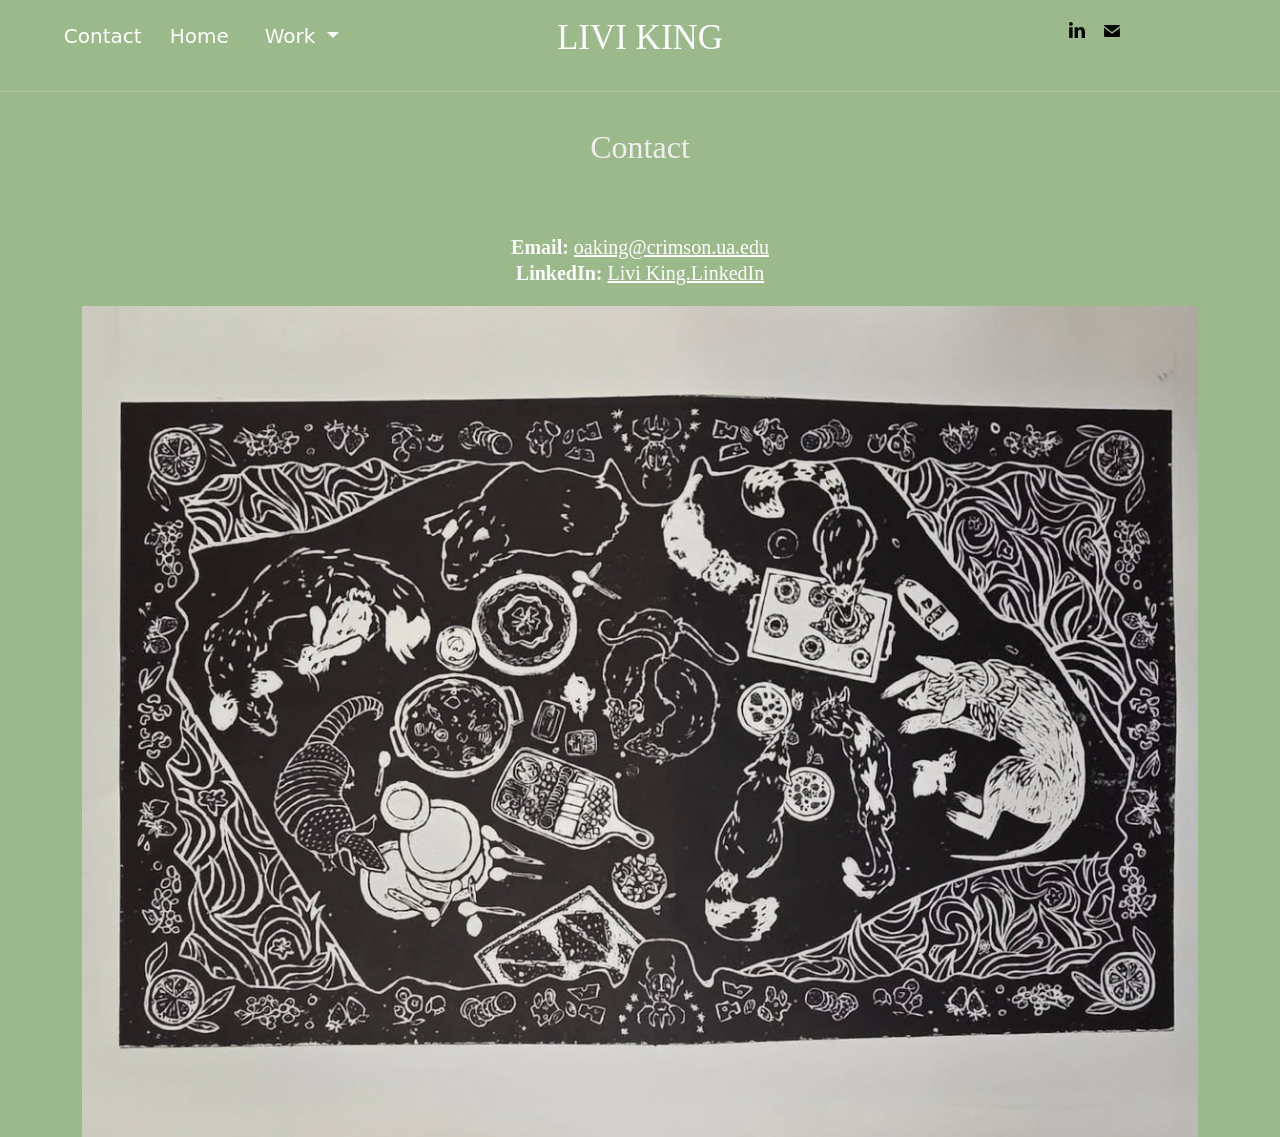
<file: Contact.html>
<!DOCTYPE html>
<html>

<head>
    <title> Livi King</title>
    <!-- Bootstrap Vendor CSS and JS -->
    <link rel="stylesheet" href="./vendor/bootstrap/css/bootstrap.min.css" type="text/css">
    <script src="./vendor/bootstrap/js/bootstrap.bundle.min.js"></script>

    <link rel="stylesheet" href="./style.css" type="text/css">
    <script src="./portfolio.js"></script>

</head>

<body>
    <div class="row">
        <div class="col">
            <!-- Navigation Bar -->
            <div class="nav" id="menuItems">
                <nav class="navbar navbar-expand-lg bg-body-tertiary">
                    <div class="container-fluid">
                        <a class="navbar-brand" href="./Contact.html">Contact</a>
                        <button class="navbar-toggler" type="button" data-bs-toggle="collapse"
                            data-bs-target="#navbarSupportedContent" aria-controls="navbarSupportedContent"
                            aria-expanded="false" aria-label="Toggle navigation">
                            <span class="navbar-toggler-icon"></span>
                        </button>
                        <nav class="navbar navbar-expand-lg bg-body-tertiary">
                            <div class="container-fluid">
                                <a class="navbar-brand" href="./index.html">Home</a>
                                <button class="navbar-toggler" type="button" data-bs-toggle="collapse"
                                    data-bs-target="#navbarSupportedContent" aria-controls="navbarSupportedContent"
                                    aria-expanded="false" aria-label="Toggle navigation">
                                    <span class="navbar-toggler-icon"></span>
                                </button>
                                </div>
                        </nav>
                        <div class="collapse navbar-collapse" id="navbarSupportedContent">
                            <ul class="navbar-nav me-auto mb-2 mb-lg-0">
                                <li class="nav-item dropdown">
                                    <a class="nav-link dropdown-toggle" href="#" role="button" data-bs-toggle="dropdown"
                                        aria-expanded="false">
                                        Work
                                    </a>
                                    <ul class="dropdown-menu">
                                        <li><a class="dropdown-item" href="./Work.html">Summary</a></li>
                                        <li>
                                            <hr class="dropdown-divider">
                                        </li>
                                        <li><a class="dropdown-item" href="./PRSSA.html">Public Relations Student
                                                Society of
                                                America</a></li>
                                        <li><a class="dropdown-item" href="./PrintClub.html">University of Alabama
                                                Printmaking
                                                Club</a></li>
                                        <li><a class="dropdown-item" href="./TPDVSA.html">Turning Point Inc.</a></li>
                                        <li><a class="dropdown-item" href="./CSNA.html">Crisis Services of North
                                                Alabama</a>
                                        </li>
                                        <li><a class="dropdown-item" href="./DosPalmoasPress.html">Dos Palomas Press</a>
                                        </li>
                                        <li><a class="dropdown-item" href="./RedRookPress.html">Red Rook Press</a></li>
                                    </ul>
                                </li>
                            </ul>
                        </div>
                    </div>
                </nav>
            </div>
        </div>
        <div class="col">
            <h1 class="page_header"> Livi King </h1>
        </div>
        <div class="col" id="contact_icons">
            <div>
                <ul>
                    <li>
                        <a href="http://www.linkedin.com/in/livi-king" target="_blank">
                            <svg version="1.1" id="Layer_1" xmlns="http://www.w3.org/2000/svg"
                                xmlns:xlink="http://www.w3.org/1999/xlink" viewBox="0 0 30 24"
                                style="enable-background:new 0 0 30 24;" xml:space="preserve" class="icon">
                                <path id="path-1_24_"
                                    d="M19.6,19v-5.8c0-1.4-0.5-2.4-1.7-2.4c-1,0-1.5,0.7-1.8,1.3C16,12.3,16,12.6,16,13v6h-3.4
                                c0,0,0.1-9.8,0-10.8H16v1.5c0,0,0,0,0,0h0v0C16.4,9,17.2,7.9,19,7.9c2.3,0,4,1.5,4,4.9V19H19.6z M8.9,6.7L8.9,6.7
                                C7.7,6.7,7,5.9,7,4.9C7,3.8,7.8,3,8.9,3s1.9,0.8,1.9,1.9C10.9,5.9,10.1,6.7,8.9,6.7z M10.6,19H7.2V8.2h3.4V19z">
                                </path>
                            </svg>
                        </a>
                    </li>
                    <li>
                        <a href="mailto:oaking@crimson.ua.edu">
                            <svg version="1.1" id="Layer_1" xmlns="http://www.w3.org/2000/svg"
                                xmlns:xlink="http://www.w3.org/1999/xlink" x="0px" y="0px" viewBox="0 0 30 24"
                                style="enable-background:new 0 0 30 24;" xml:space="preserve" class="icon">
                                <g>
                                    <path
                                        d="M15,13L7.1,7.1c0-0.5,0.4-1,1-1h13.8c0.5,0,1,0.4,1,1L15,13z M15,14.8l7.9-5.9v8.1c0,0.5-0.4,1-1,1H8.1c-0.5,0-1-0.4-1-1 V8.8L15,14.8z">
                                    </path>
                                </g>
                            </svg>
                        </a>
                    </li>
                </ul>
            </div>
        </div>
    </div>
    <hr />
    <div class="container header-bar">

        <div class="row">
            <div class="col align-self-center contact_header">
                <h2> Contact </h2>
            </div>
        </div>
        <div class="row">
            <div class="col">
                <div id="contact_info">
                    <div id="contact_info_content">
                        <p> <strong>Email:</strong> <a
                                href="mailto:oaking@crimson.ua.edu">oaking@crimson.ua.edu</a>
                        </p>
                        <p> <strong>LinkedIn:</strong> <a href="https://www.linkedin.com/in/livi-king/"> Livi
                                King.LinkedIn
                            </a>
                        </p>
                    </div>
                </div>
            </div>
            <img id="contact_image"
                src="./static/img/Contact photo.jpeg">
        </div>
    </div>
</body>

</html>
</file>
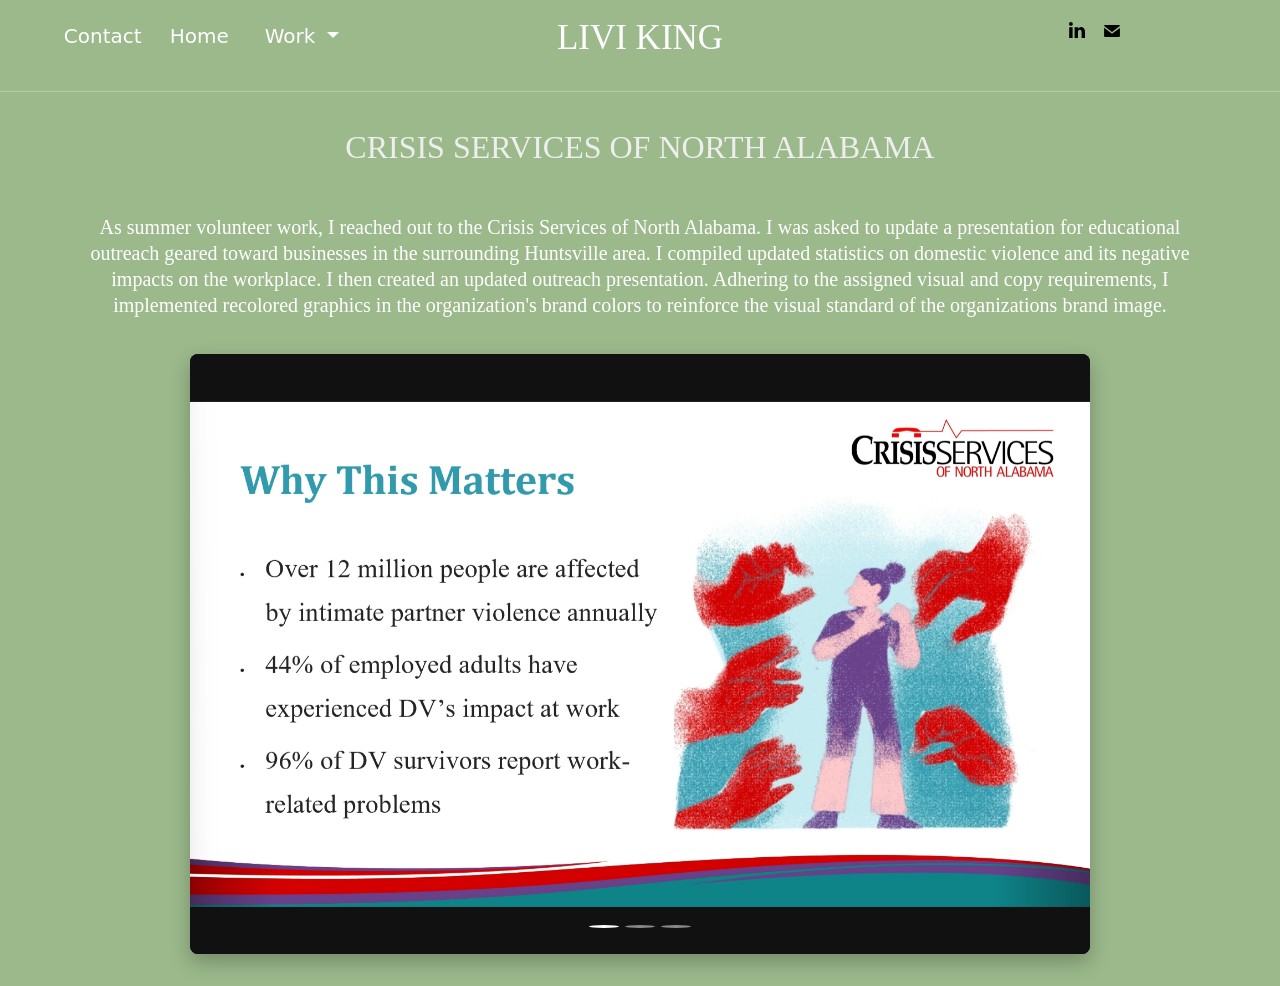
<file: CSNA.html>
<!DOCTYPE html>
<html>

<head>
    <title> Livi King - Work</title>
    <!-- Bootstrap Vendor CSS and JS -->
    <link rel="stylesheet" href="./vendor/bootstrap/css/bootstrap.min.css" type="text/css">
    <script src="./vendor/bootstrap/js/bootstrap.bundle.min.js"></script>

    <link rel="stylesheet" href="./style.css" type="text/css">
    <script src="./portfolio.js"></script>
</head>

<body>
<div class="row">
    <div class="col">
        <!-- Navigation Bar -->
        <div class="nav" id="menuItems">
            <nav class="navbar navbar-expand-lg bg-body-tertiary">
                <div class="container-fluid">
                    <a class="navbar-brand" href="./Contact.html">Contact</a>
                    <button class="navbar-toggler" type="button" data-bs-toggle="collapse"
                        data-bs-target="#navbarSupportedContent" aria-controls="navbarSupportedContent"
                        aria-expanded="false" aria-label="Toggle navigation">
                        <span class="navbar-toggler-icon"></span>
                    </button>
                    <nav class="navbar navbar-expand-lg bg-body-tertiary">
                        <div class="container-fluid">
                            <a class="navbar-brand" href="./index.html">Home</a>
                            <button class="navbar-toggler" type="button" data-bs-toggle="collapse"
                                data-bs-target="#navbarSupportedContent" aria-controls="navbarSupportedContent"
                                aria-expanded="false" aria-label="Toggle navigation">
                                <span class="navbar-toggler-icon"></span>
                            </button>
                    </nav>
                    <div class="collapse navbar-collapse" id="navbarSupportedContent">
                        <ul class="navbar-nav me-auto mb-2 mb-lg-0">
                            <li class="nav-item dropdown">
                                <a class="nav-link dropdown-toggle" href="#" role="button" data-bs-toggle="dropdown"
                                    aria-expanded="false">
                                    Work
                                </a>
                                <ul class="dropdown-menu">
                                    <li><a class="dropdown-item" href="./Work.html">Summary</a></li>
                                    <li>
                                        <hr class="dropdown-divider">
                                    </li>
                                    <li><a class="dropdown-item" href="./PRSSA.html">Public Relations Student
                                            Society of
                                            America</a></li>
                                    <li><a class="dropdown-item" href="./PrintClub.html">University of Alabama
                                            Printmaking
                                            Club</a></li>
                                    <li><a class="dropdown-item" href="./TPDVSA.html">Turning Point Inc.</a></li>
                                    <li><a class="dropdown-item" href="./CSNA.html">Crisis Services of North
                                            Alabama</a>
                                    </li>
                                    <li><a class="dropdown-item" href="./DosPalmoasPress.html">Dos Palomas Press</a>
                                    </li>
                                    <li><a class="dropdown-item" href="./RedRookPress.html">Red Rook Press</a></li>
                                </ul>
                            </li>
                        </ul>
                    </div>
                </div>
            </nav>
        </div>
    </div>
    <div class="col">
        <h1 class="page_header"> Livi King </h1>
    </div>
    <div class="col" id="contact_icons">
        <div>
            <ul>
                <li>
                    <a href="http://www.linkedin.com/in/livi-king" target="_blank">
                        <svg version="1.1" id="Layer_1" xmlns="http://www.w3.org/2000/svg"
                            xmlns:xlink="http://www.w3.org/1999/xlink" viewBox="0 0 30 24"
                            style="enable-background:new 0 0 30 24;" xml:space="preserve" class="icon">
                            <path id="path-1_24_"
                                d="M19.6,19v-5.8c0-1.4-0.5-2.4-1.7-2.4c-1,0-1.5,0.7-1.8,1.3C16,12.3,16,12.6,16,13v6h-3.4
                                    c0,0,0.1-9.8,0-10.8H16v1.5c0,0,0,0,0,0h0v0C16.4,9,17.2,7.9,19,7.9c2.3,0,4,1.5,4,4.9V19H19.6z M8.9,6.7L8.9,6.7
                                    C7.7,6.7,7,5.9,7,4.9C7,3.8,7.8,3,8.9,3s1.9,0.8,1.9,1.9C10.9,5.9,10.1,6.7,8.9,6.7z M10.6,19H7.2V8.2h3.4V19z">
                            </path>
                        </svg>
                    </a>
                </li>
                <li>
                    <a href="mailto:oaking@crimson.ua.edu">
                        <svg version="1.1" id="Layer_1" xmlns="http://www.w3.org/2000/svg"
                            xmlns:xlink="http://www.w3.org/1999/xlink" x="0px" y="0px" viewBox="0 0 30 24"
                            style="enable-background:new 0 0 30 24;" xml:space="preserve" class="icon">
                            <g>
                                <path
                                    d="M15,13L7.1,7.1c0-0.5,0.4-1,1-1h13.8c0.5,0,1,0.4,1,1L15,13z M15,14.8l7.9-5.9v8.1c0,0.5-0.4,1-1,1H8.1c-0.5,0-1-0.4-1-1 V8.8L15,14.8z">
                                </path>
                            </g>
                        </svg>
                    </a>
                </li>
            </ul>
        </div>
    </div>
</div>
<hr />
<div class="container">
    <div class="row">
        <div class="col align-self-center contact_header">
            <h2> CRISIS SERVICES OF NORTH ALABAMA </h2>
        </div>
    </div>
    <p> As summer volunteer work, I reached out to the Crisis Services of North Alabama. I was asked to update a
    presentation for educational outreach geared toward businesses in the surrounding Huntsville area.
    I compiled updated statistics on domestic violence and its negative impacts on the workplace. I then created
    an
    updated outreach presentation.
    Adhering to the assigned visual and copy requirements, I implemented recolored graphics in the
    organization's
    brand colors to reinforce the visual standard of the organizations brand image.</p>
</div>
<div class="row">
    <div class="col">

        <div id="csnaCarousel" class="carousel slide carousel-fade" data-bs-ride="carousel">

            <!-- Indicators -->
            <div class="carousel-indicators">
                <button type="button" data-bs-target="#csnaCarousel" data-bs-slide-to="0" class="active"
                    aria-current="true"></button>

                <button type="button" data-bs-target="#csnaCarousel" data-bs-slide-to="1"></button>

                <button type="button" data-bs-target="#csnaCarousel" data-bs-slide-to="2"></button>
            </div>

            <!-- Images -->
            <div class="carousel-inner">

                <div class="carousel-item active">
                    <img src="static/img/CSNA 1.png" class="d-block w-100 csna_image" alt="CSNA Image 1">
                </div>

                <div class="carousel-item">
                    <img src="static/img/CSNA2.png" class="d-block w-100 csna_image" alt="CSNA Image 2">
                </div>

                <div class="carousel-item">
                    <img src="static/img/CSNA3.png" class="d-block w-100 csna_image" alt="CSNA Image 3">
                </div>

            </div>

            <!-- Previous -->
            <button class="carousel-control-prev" type="button" data-bs-target="#csnaCarousel" data-bs-slide="prev">

                <span class="carousel-control-prev-icon"></span>

            </button>

            <!-- Next -->
            <button class="carousel-control-next" type="button" data-bs-target="#csnaCarousel" data-bs-slide="next">

                <span class="carousel-control-next-icon"></span>

            </button>

        </div>

    </div>
</div>
</body>

</html>
</file>
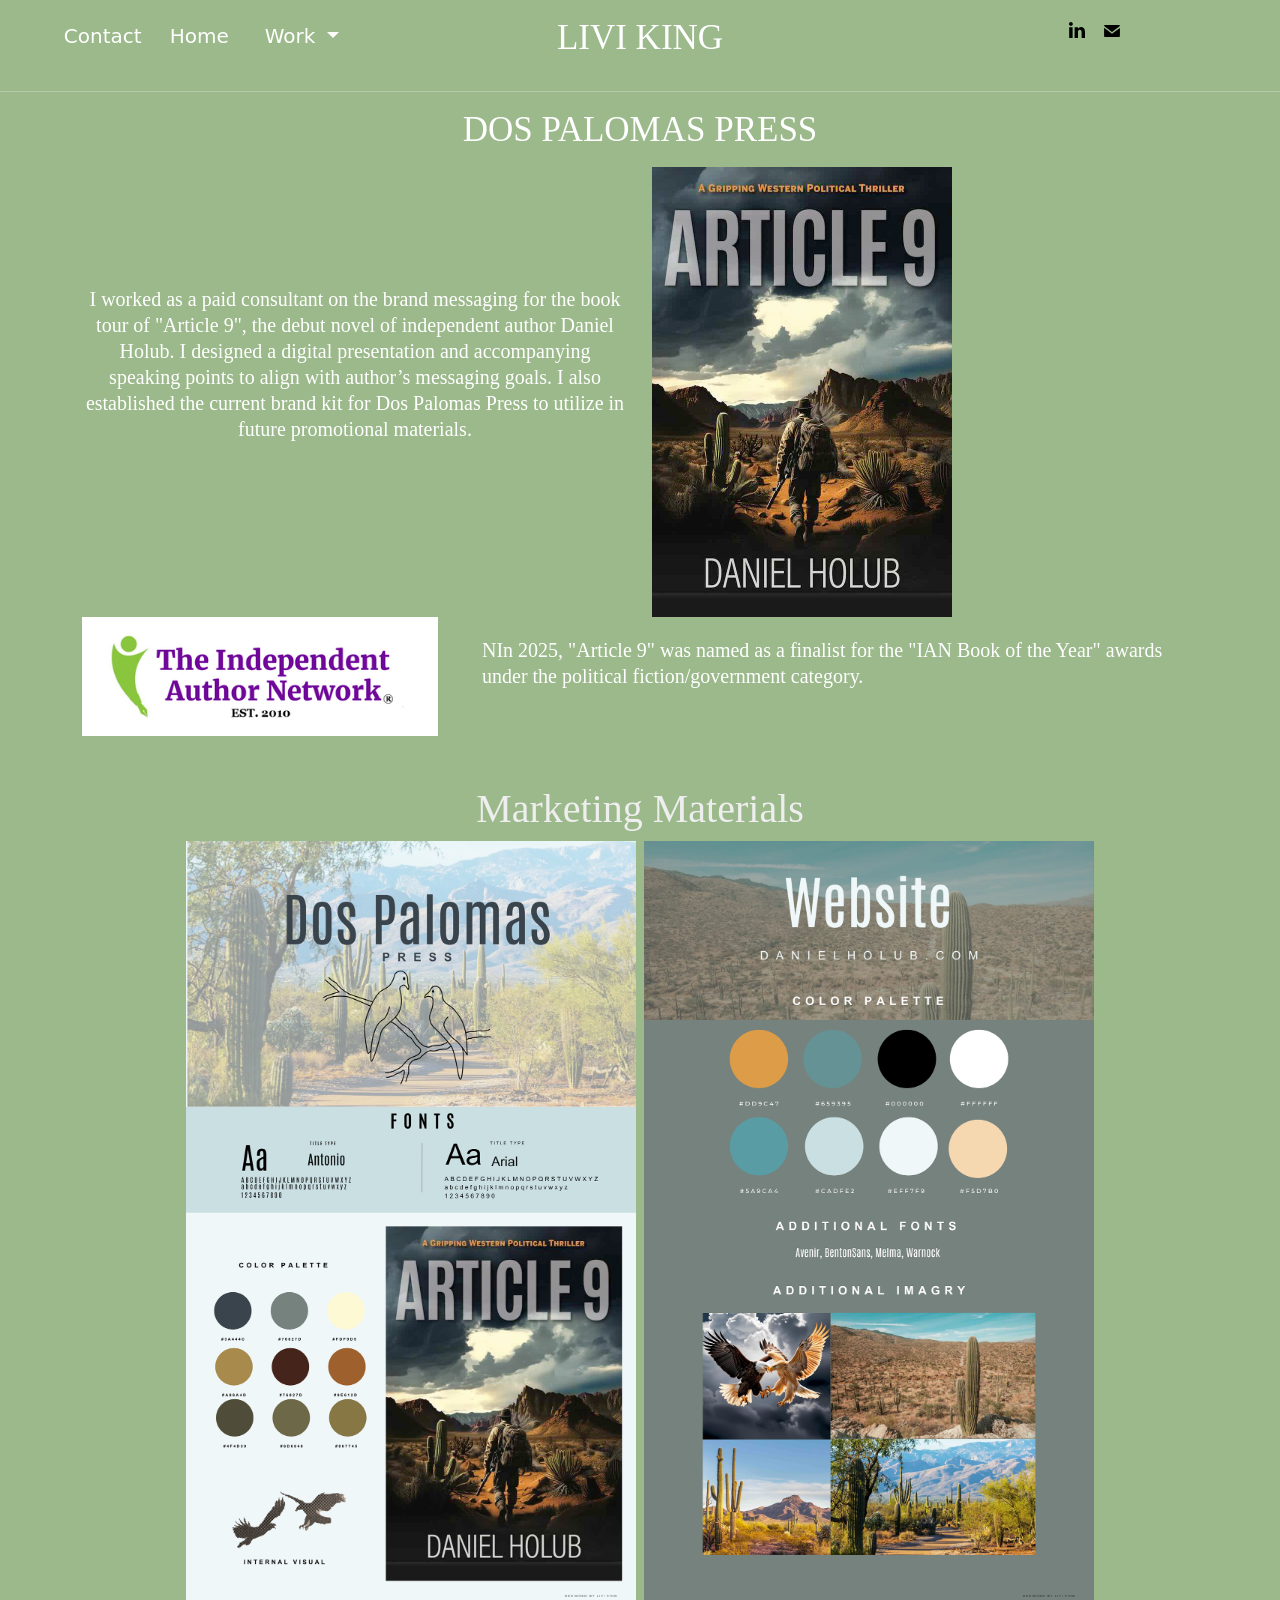
<file: DosPalmoasPress.html>
<!DOCTYPE html>
<html>

<head>
    <title> Livi King - Work</title>
    <!-- Bootstrap Vendor CSS and JS -->
    <link rel="stylesheet" href="./vendor/bootstrap/css/bootstrap.min.css" type="text/css">
    <script src="./vendor/bootstrap/js/bootstrap.bundle.min.js"></script>

    <link rel="stylesheet" href="./style.css" type="text/css">
    <script src="./portfolio.js"></script>
</head>

<body>
<div class="row">
    <div class="col">
        <!-- Navigation Bar -->
        <div class="nav" id="menuItems">
            <nav class="navbar navbar-expand-lg bg-body-tertiary">
                <div class="container-fluid">
                    <a class="navbar-brand" href="./Contact.html">Contact</a>
                    <button class="navbar-toggler" type="button" data-bs-toggle="collapse"
                        data-bs-target="#navbarSupportedContent" aria-controls="navbarSupportedContent"
                        aria-expanded="false" aria-label="Toggle navigation">
                        <span class="navbar-toggler-icon"></span>
                    </button>
                    <nav class="navbar navbar-expand-lg bg-body-tertiary">
                        <div class="container-fluid">
                            <a class="navbar-brand" href="./index.html">Home</a>
                            <button class="navbar-toggler" type="button" data-bs-toggle="collapse"
                                data-bs-target="#navbarSupportedContent" aria-controls="navbarSupportedContent"
                                aria-expanded="false" aria-label="Toggle navigation">
                                <span class="navbar-toggler-icon"></span>
                            </button>
                    </nav>
                    <div class="collapse navbar-collapse" id="navbarSupportedContent">
                        <ul class="navbar-nav me-auto mb-2 mb-lg-0">
                            <li class="nav-item dropdown">
                                <a class="nav-link dropdown-toggle" href="#" role="button" data-bs-toggle="dropdown"
                                    aria-expanded="false">
                                    Work
                                </a>
                                <ul class="dropdown-menu">
                                    <li><a class="dropdown-item" href="./Work.html">Summary</a></li>
                                    <li>
                                        <hr class="dropdown-divider">
                                    </li>
                                    <li><a class="dropdown-item" href="./PRSSA.html">Public Relations Student
                                            Society of
                                            America</a></li>
                                    <li><a class="dropdown-item" href="./PrintClub.html">University of Alabama
                                            Printmaking
                                            Club</a></li>
                                    <li><a class="dropdown-item" href="./TPDVSA.html">Turning Point Inc.</a></li>
                                    <li><a class="dropdown-item" href="./CSNA.html">Crisis Services of North
                                            Alabama</a>
                                    </li>
                                    <li><a class="dropdown-item" href="./DosPalmoasPress.html">Dos Palomas Press</a>
                                    </li>
                                    <li><a class="dropdown-item" href="./RedRookPress.html">Red Rook Press</a></li>
                                </ul>
                            </li>
                        </ul>
                    </div>
                </div>
            </nav>
        </div>
    </div>
    <div class="col">
        <h1 class="page_header"> Livi King </h1>
    </div>
    <div class="col" id="contact_icons">
        <div>
            <ul>
                <li>
                    <a href="http://www.linkedin.com/in/livi-king" target="_blank">
                        <svg version="1.1" id="Layer_1" xmlns="http://www.w3.org/2000/svg"
                            xmlns:xlink="http://www.w3.org/1999/xlink" viewBox="0 0 30 24"
                            style="enable-background:new 0 0 30 24;" xml:space="preserve" class="icon">
                            <path id="path-1_24_"
                                d="M19.6,19v-5.8c0-1.4-0.5-2.4-1.7-2.4c-1,0-1.5,0.7-1.8,1.3C16,12.3,16,12.6,16,13v6h-3.4
                                    c0,0,0.1-9.8,0-10.8H16v1.5c0,0,0,0,0,0h0v0C16.4,9,17.2,7.9,19,7.9c2.3,0,4,1.5,4,4.9V19H19.6z M8.9,6.7L8.9,6.7
                                    C7.7,6.7,7,5.9,7,4.9C7,3.8,7.8,3,8.9,3s1.9,0.8,1.9,1.9C10.9,5.9,10.1,6.7,8.9,6.7z M10.6,19H7.2V8.2h3.4V19z">
                            </path>
                        </svg>
                    </a>
                </li>
                <li>
                    <a href="mailto:oaking@crimson.ua.edu">
                        <svg version="1.1" id="Layer_1" xmlns="http://www.w3.org/2000/svg"
                            xmlns:xlink="http://www.w3.org/1999/xlink" x="0px" y="0px" viewBox="0 0 30 24"
                            style="enable-background:new 0 0 30 24;" xml:space="preserve" class="icon">
                            <g>
                                <path
                                    d="M15,13L7.1,7.1c0-0.5,0.4-1,1-1h13.8c0.5,0,1,0.4,1,1L15,13z M15,14.8l7.9-5.9v8.1c0,0.5-0.4,1-1,1H8.1c-0.5,0-1-0.4-1-1 V8.8L15,14.8z">
                                </path>
                            </g>
                        </svg>
                    </a>
                </li>
            </ul>
        </div>
    </div>
</div>
<hr />

<h2 class="page_header">Dos Palomas Press</h2>
<div class="container">
    <div class="row">
    </div>
    <div class="row">
        <div class="col align-self-center contact_header">
            <p> I worked as a paid consultant on the brand messaging for the book tour of "Article 9", the debut novel of independent
            author Daniel Holub. I designed a digital
            presentation
            and accompanying speaking points to align with author’s messaging goals.
            
            I also established the current brand kit for Dos Palomas Press to utilize in future promotional materials.</p>
        </div>
        <div class="col">
            <a href="https://danielholub.com/article-9-book/">
                <img class="work_image" src="./static/img/dpp1.jpeg"
                    sizes="300px"></img>
            </a>
        </div>
    </div>
    <div class="row">
        <div class="col-4 ">
            <img class="work_image1" src="./static/img/dpp2.png"
                sizes="300px"></img>
        </div>
        <div class="col align-self-center contact_header">
            <p id="press_section"> NIn 2025, "Article 9" was named as a finalist for the "IAN Book of the Year" awards under the political
            fiction/government category.</p>
        </div>
    </div>
    <div class="row">
        <div class="col align-self-center contact_header">
            <h1> Marketing Materials </h1>
            <div class="row">
                <div class="col align-items-center justify-content-center">
                    <img class="dp_image"
                        src="./static/img/dpp3.png" sizes="300px"></img>
                    <img class="dp_image"
                        src="./static/img/dpp4.png" sizes="300px"></img>
                </div>
            </div>
        </div>
    </div>
</div>
</body>

</html>
</file>
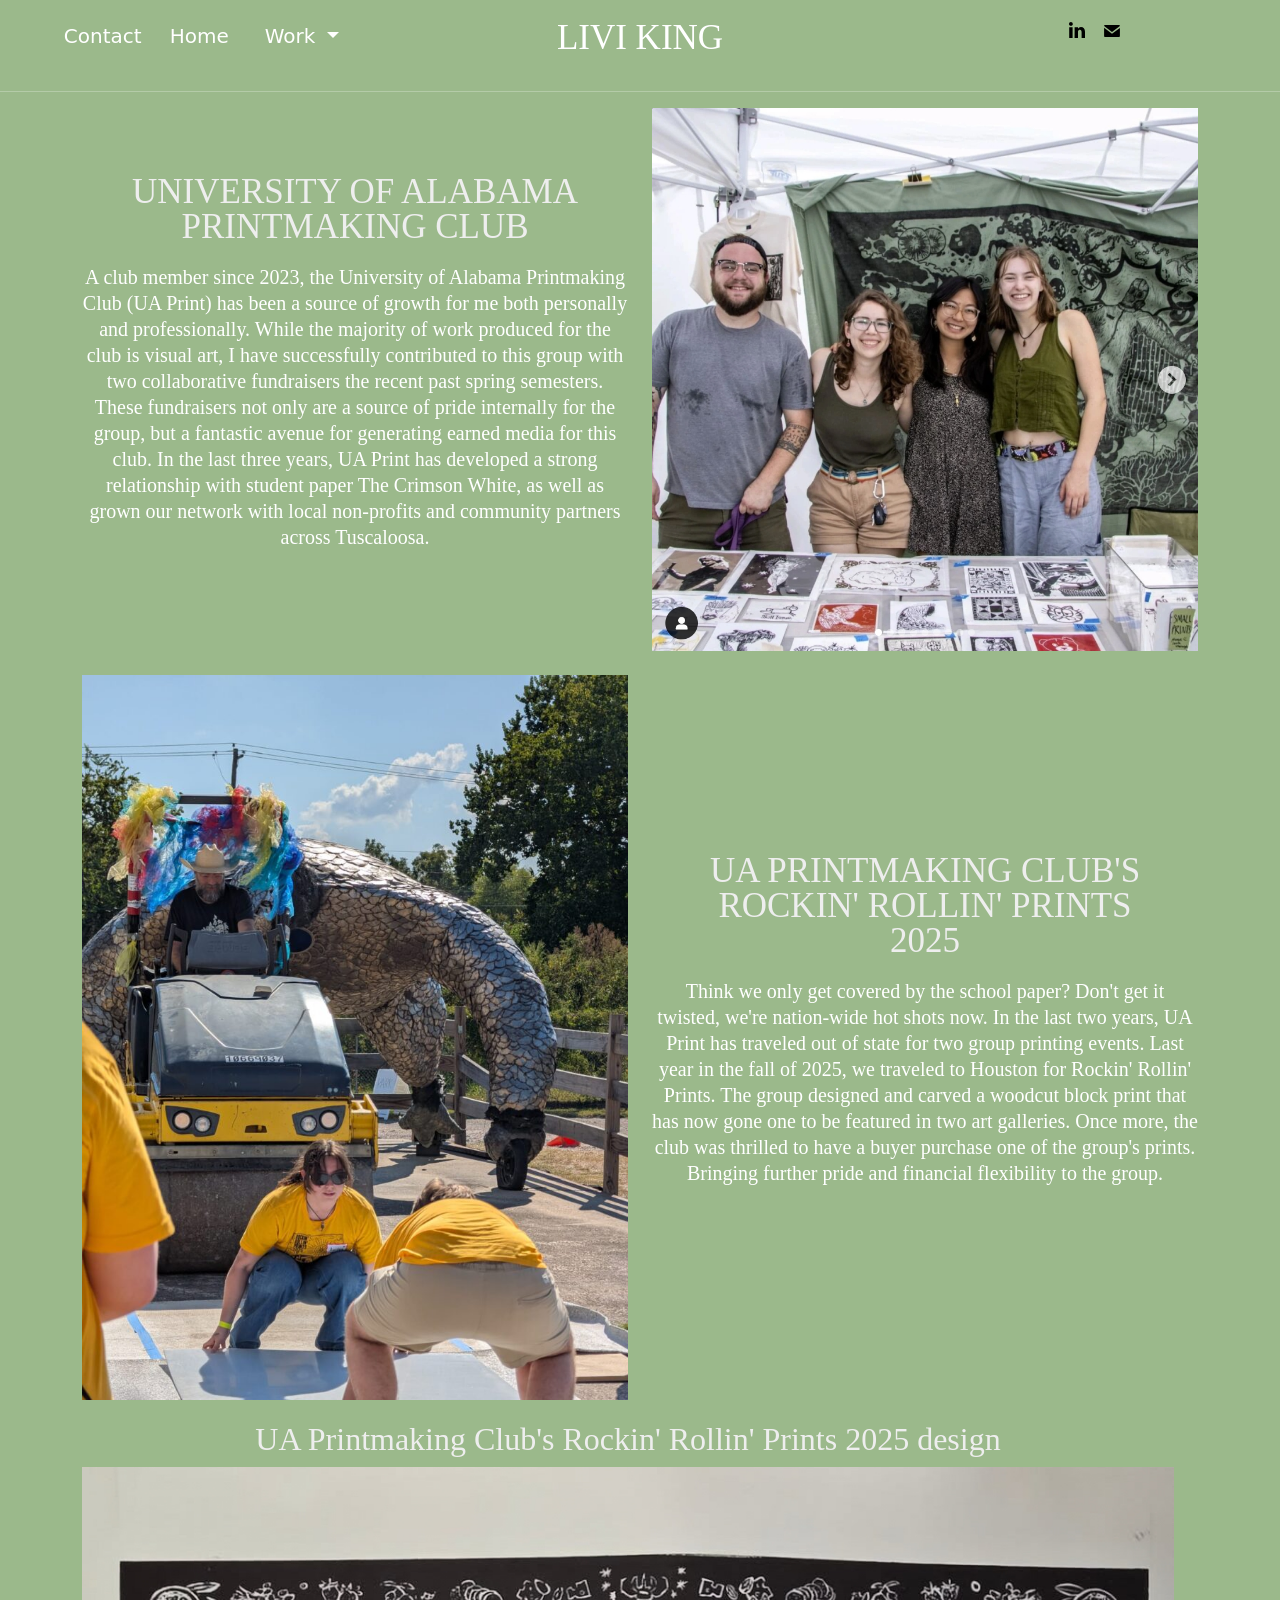
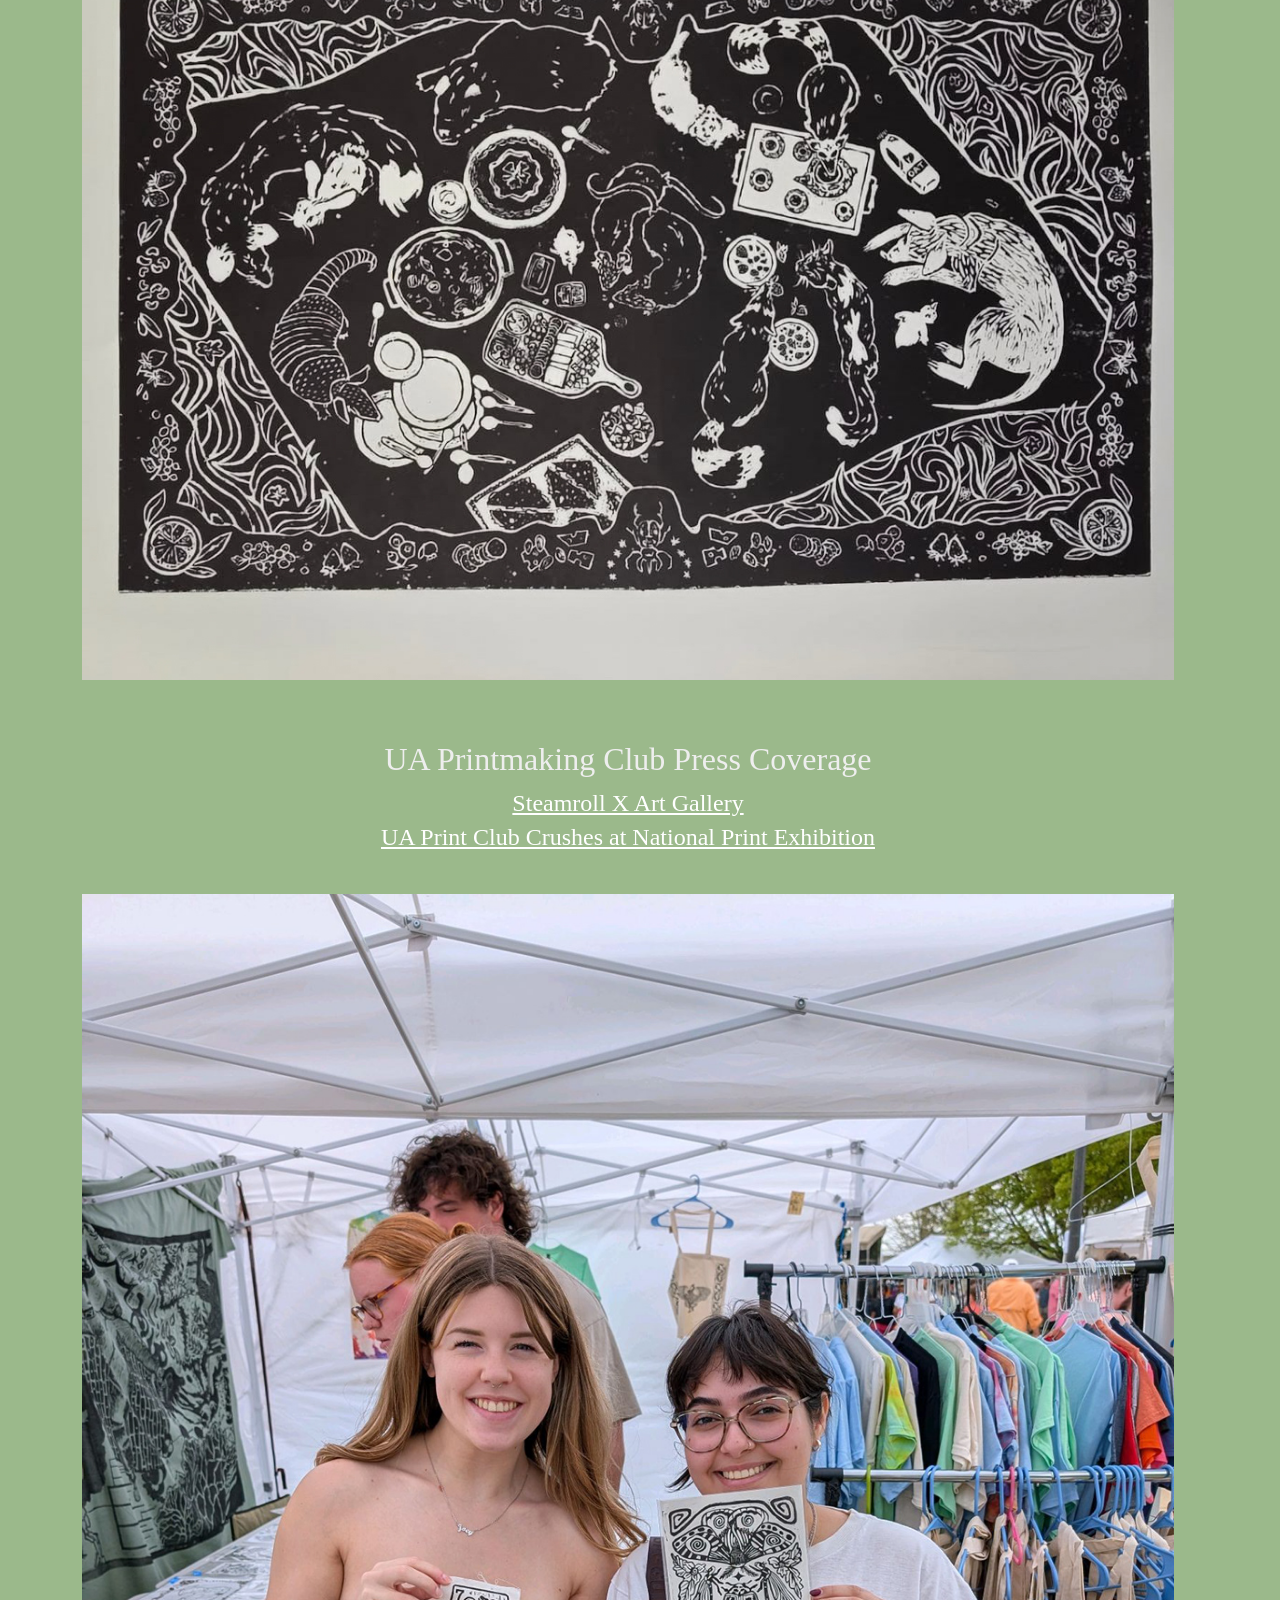
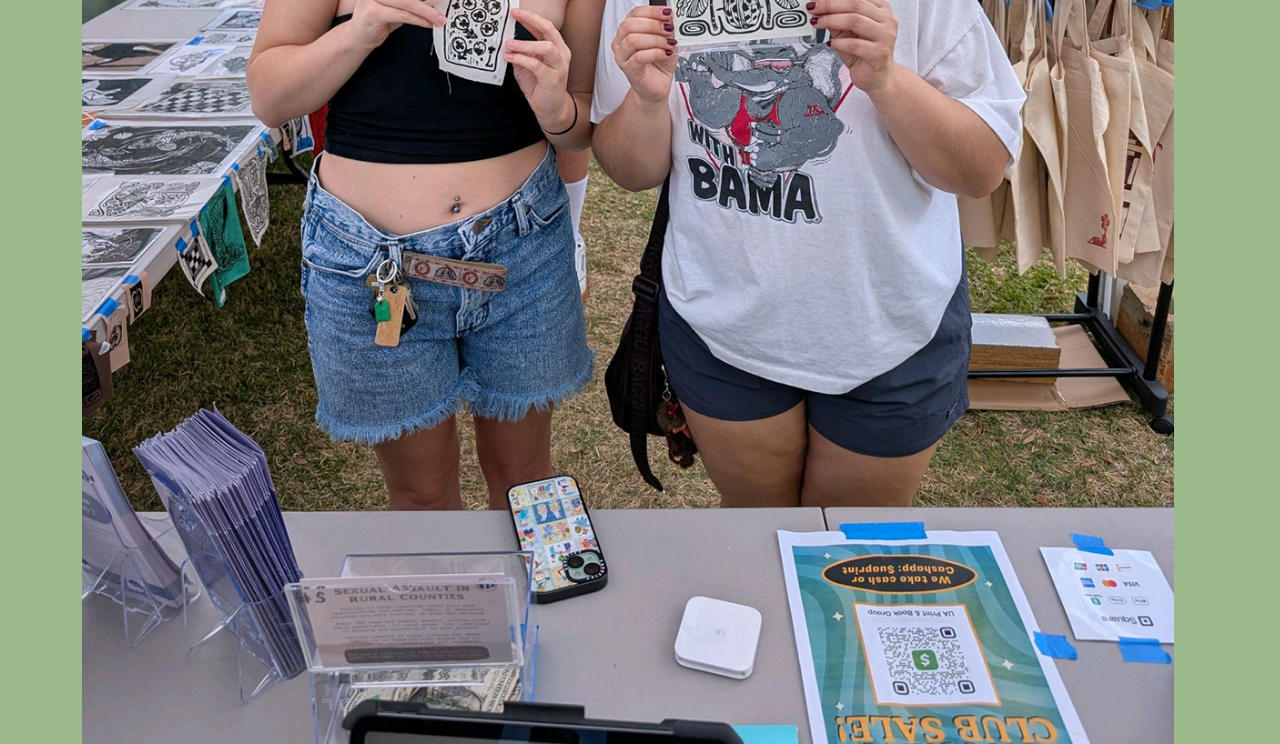
<file: PrintClub.html>
<!DOCTYPE html>
<html>

<head>
    <title> Livi King - Work</title>
    <!-- Bootstrap Vendor CSS and JS -->
    <link rel="stylesheet" href="./vendor/bootstrap/css/bootstrap.min.css" type="text/css">
    <script src="./vendor/bootstrap/js/bootstrap.bundle.min.js"></script>

    <link rel="stylesheet" href="./style.css" type="text/css">
    <script src="./portfolio.js"></script>
</head>

<body>
    <div class="row">
        <div class="col">
            <!-- Navigation Bar -->
            <div class="nav" id="menuItems">
                <nav class="navbar navbar-expand-lg bg-body-tertiary">
                    <div class="container-fluid">
                        <a class="navbar-brand" href="./Contact.html">Contact</a>
                        <button class="navbar-toggler" type="button" data-bs-toggle="collapse"
                            data-bs-target="#navbarSupportedContent" aria-controls="navbarSupportedContent"
                            aria-expanded="false" aria-label="Toggle navigation">
                            <span class="navbar-toggler-icon"></span>
                        </button>
                        <nav class="navbar navbar-expand-lg bg-body-tertiary">
                            <div class="container-fluid">
                                <a class="navbar-brand" href="./index.html">Home</a>
                                <button class="navbar-toggler" type="button" data-bs-toggle="collapse"
                                    data-bs-target="#navbarSupportedContent" aria-controls="navbarSupportedContent"
                                    aria-expanded="false" aria-label="Toggle navigation">
                                    <span class="navbar-toggler-icon"></span>
                                </button>
                        </nav>
                        <div class="collapse navbar-collapse" id="navbarSupportedContent">
                            <ul class="navbar-nav me-auto mb-2 mb-lg-0">
                                <li class="nav-item dropdown">
                                    <a class="nav-link dropdown-toggle" href="#" role="button" data-bs-toggle="dropdown"
                                        aria-expanded="false">
                                        Work
                                    </a>
                                    <ul class="dropdown-menu">
                                        <li><a class="dropdown-item" href="./Work.html">Summary</a></li>
                                        <li>
                                            <hr class="dropdown-divider">
                                        </li>
                                        <li><a class="dropdown-item" href="./PRSSA.html">Public Relations Student
                                                Society of
                                                America</a></li>
                                        <li><a class="dropdown-item" href="./PrintClub.html">University of Alabama
                                                Printmaking
                                                Club</a></li>
                                        <li><a class="dropdown-item" href="./TPDVSA.html">Turning Point Inc.</a></li>
                                        <li><a class="dropdown-item" href="./CSNA.html">Crisis Services of North
                                                Alabama</a>
                                        </li>
                                        <li><a class="dropdown-item" href="./DosPalmoasPress.html">Dos Palomas Press</a>
                                        </li>
                                        <li><a class="dropdown-item" href="./RedRookPress.html">Red Rook Press</a></li>
                                    </ul>
                                </li>
                            </ul>
                        </div>
                    </div>
                </nav>
            </div>
        </div>
        <div class="col">
            <h1 class="page_header"> Livi King </h1>
        </div>
        <div class="col" id="contact_icons">
            <div>
                <ul>
                    <li>
                        <a href="http://www.linkedin.com/in/livi-king" target="_blank">
                            <svg version="1.1" id="Layer_1" xmlns="http://www.w3.org/2000/svg"
                                xmlns:xlink="http://www.w3.org/1999/xlink" viewBox="0 0 30 24"
                                style="enable-background:new 0 0 30 24;" xml:space="preserve" class="icon">
                                <path id="path-1_24_"
                                    d="M19.6,19v-5.8c0-1.4-0.5-2.4-1.7-2.4c-1,0-1.5,0.7-1.8,1.3C16,12.3,16,12.6,16,13v6h-3.4
                                    c0,0,0.1-9.8,0-10.8H16v1.5c0,0,0,0,0,0h0v0C16.4,9,17.2,7.9,19,7.9c2.3,0,4,1.5,4,4.9V19H19.6z M8.9,6.7L8.9,6.7
                                    C7.7,6.7,7,5.9,7,4.9C7,3.8,7.8,3,8.9,3s1.9,0.8,1.9,1.9C10.9,5.9,10.1,6.7,8.9,6.7z M10.6,19H7.2V8.2h3.4V19z">
                                </path>
                            </svg>
                        </a>
                    </li>
                    <li>
                        <a href="mailto:oaking@crimson.ua.edu">
                            <svg version="1.1" id="Layer_1" xmlns="http://www.w3.org/2000/svg"
                                xmlns:xlink="http://www.w3.org/1999/xlink" x="0px" y="0px" viewBox="0 0 30 24"
                                style="enable-background:new 0 0 30 24;" xml:space="preserve" class="icon">
                                <g>
                                    <path
                                        d="M15,13L7.1,7.1c0-0.5,0.4-1,1-1h13.8c0.5,0,1,0.4,1,1L15,13z M15,14.8l7.9-5.9v8.1c0,0.5-0.4,1-1,1H8.1c-0.5,0-1-0.4-1-1 V8.8L15,14.8z">
                                    </path>
                                </g>
                            </svg>
                        </a>
                    </li>
                </ul>
            </div>
        </div>
    </div>
    <hr />
    <div class="container">
        <div class="row">
            <div class="col align-self-center contact_header">
                <h2 class="page_header">University of Alabama Printmaking Club</h2>
                <p> A club member since 2023, the University of Alabama Printmaking Club (UA Print) has been a source of growth for me both
                personally and
                professionally.
                While the
                majority of work produced for the club is visual art, I have successfully contributed to this group
                with
                two
                collaborative fundraisers the recent past spring semesters.
                These fundraisers not only are a source of pride internally for the group, but a fantastic avenue for generating
                earned
                media
                for this club. In the last three years, UA Print has developed a strong relationship with student
                paper
                The
                Crimson White, as well as grown our network with local non-profits and community partners across Tuscaloosa.
                </p>
            </div>
            <div class="col">
                <img class="contact_image" src="./static/img/UAP1.png" width="771px" sizes="293px"></img>
            </div>
        </div>
        <br>
        <div class="row">

            <div class="col">
                <img class="print_image" src="./static/img/UAP2.jpg" sizes="293px">
                </img>
            </div>
            <div class="col align-self-center contact_header">
                <h3 class="page_header">UA Printmaking Club's Rockin' Rollin' Prints 2025</h3>
                <p> Think we only get covered by the school paper? Don't get it twisted, we're
                    nation-wide hot
                    shots now. In
                    the
                    last two years, UA Print has traveled out of state for two group printing
                    events.
                    Last
                    year
                    in the fall
                    of 2025,
                    we traveled to Houston for Rockin' Rollin' Prints. The group designed and carved
                    a
                    woodcut
                    block print
                    that has
                    now gone one to be featured in two art galleries. Once more, the club was
                    thrilled
                    to
                    have a
                    buyer
                    purchase one
                    of the group's prints. Bringing further pride and financial flexibility to the
                    group.
                </p>
            </div>
        </div>
        <div class="row">
            <div class="row">
                <div class="col align-self-center contact_header">
                    <h2> UA Printmaking Club's Rockin' Rollin' Prints 2025 design </h2>
                    <div class="row">
                        <div class="col align-items-center justify-content-center">
                            <img class="contact_image"
                                src="./static/img/Contact photo.jpeg"
                                sizes="293px"></img>
                        </div>
                    </div>
                </div>
            </div>
            <div class="row">
                <div class="col align-self-center contact_header" id="printmaking_coverage">
                    <h2> UA Printmaking Club Press Coverage </h2>
                    <div class="row">
                        <div class="col align-items-center justify-content-center">
                            <div class="col align-items-center justify-content-center">
                                <a href="https://www.wbu.edu/news-and-events/2026/01/gallery-steamrolled-x.htm">
                                    Steamroll X
                                    Art
                                    Gallery</a>
                                <br>
                                <a
                                    href="https://art.ua.edu/news/steamroll-tide-ua-print-club-crushes-at-national-print-exhibition/">UA
                                    Print Club
                                    Crushes at National Print Exhibition</a>
                            </div>
                        </div>
                    </div>
                </div>
            </div>
            <div class="row">
                <div class="col align-items-center justify-content-center">
                    <img src="./static/img/TP1.jpg" sizes="293px"></img>
                </div>
            </div>
        </div>
    </div>
</body>

</html>
</file>
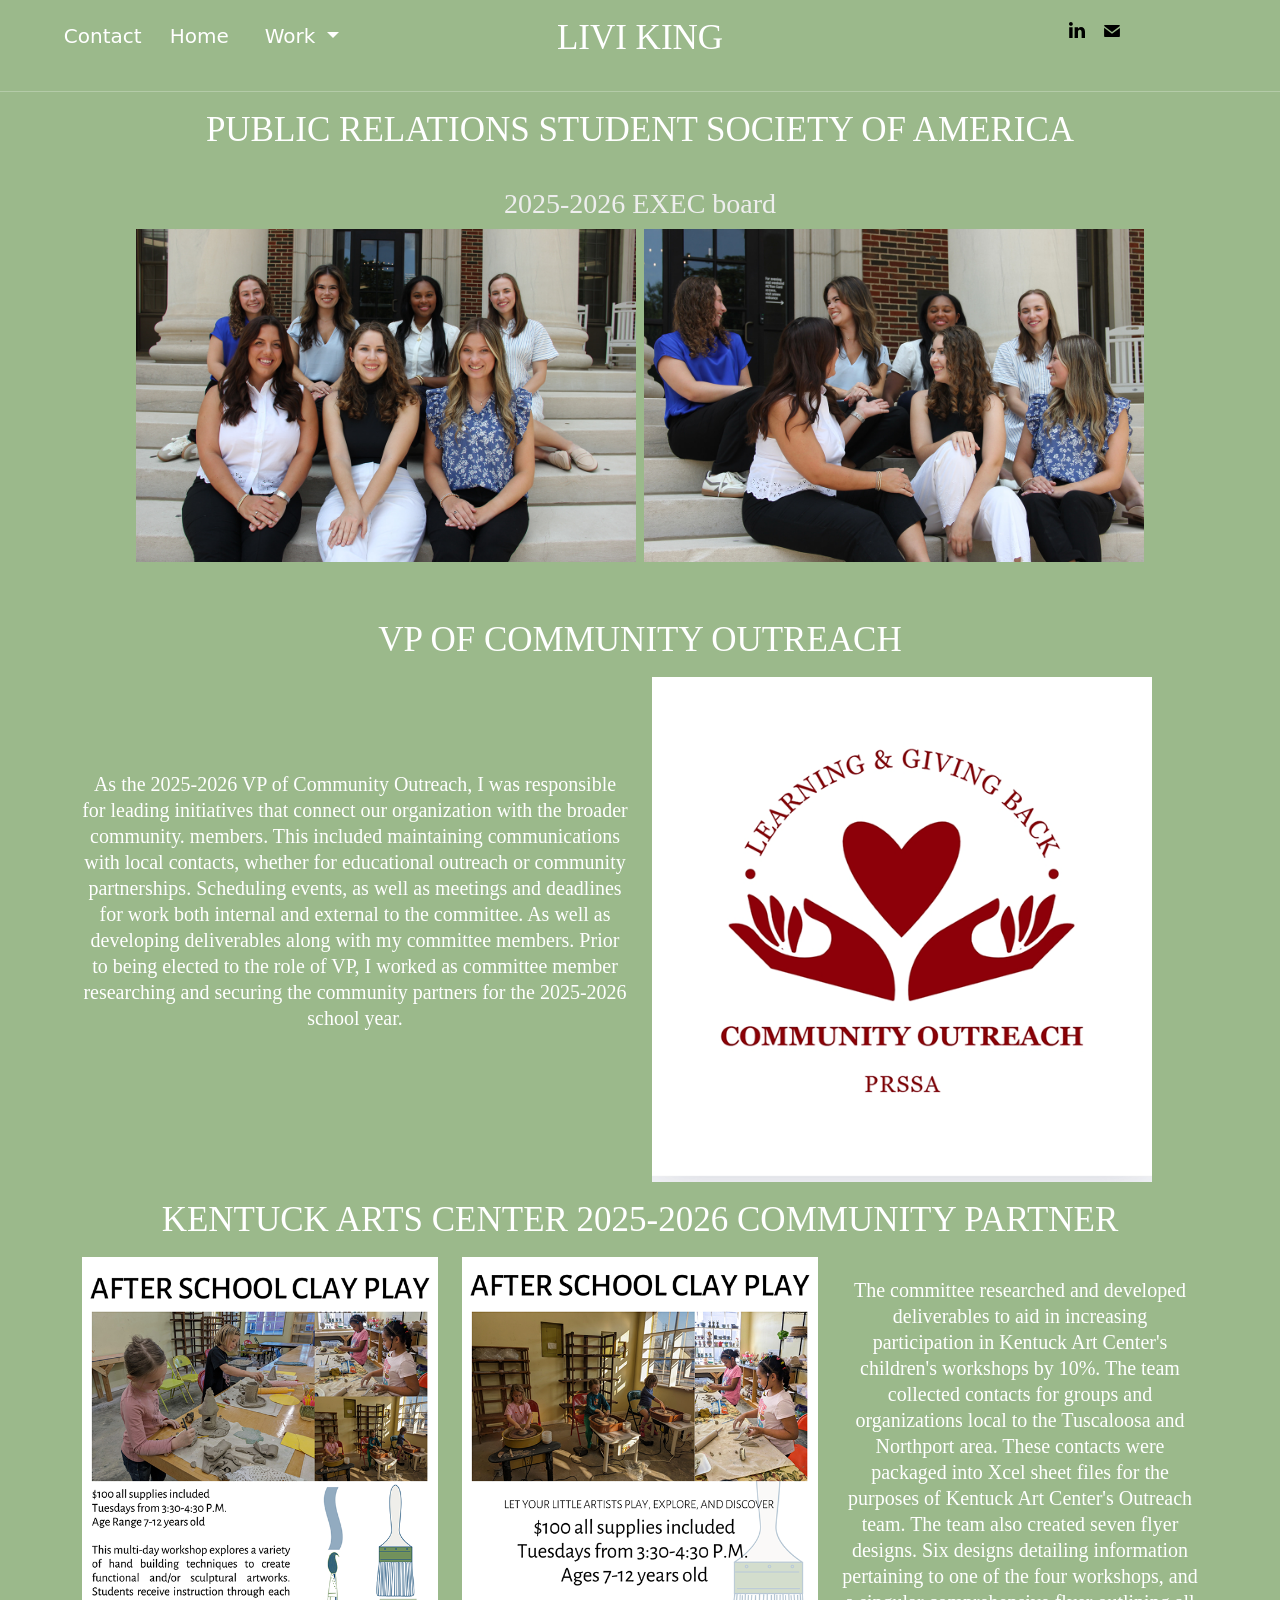
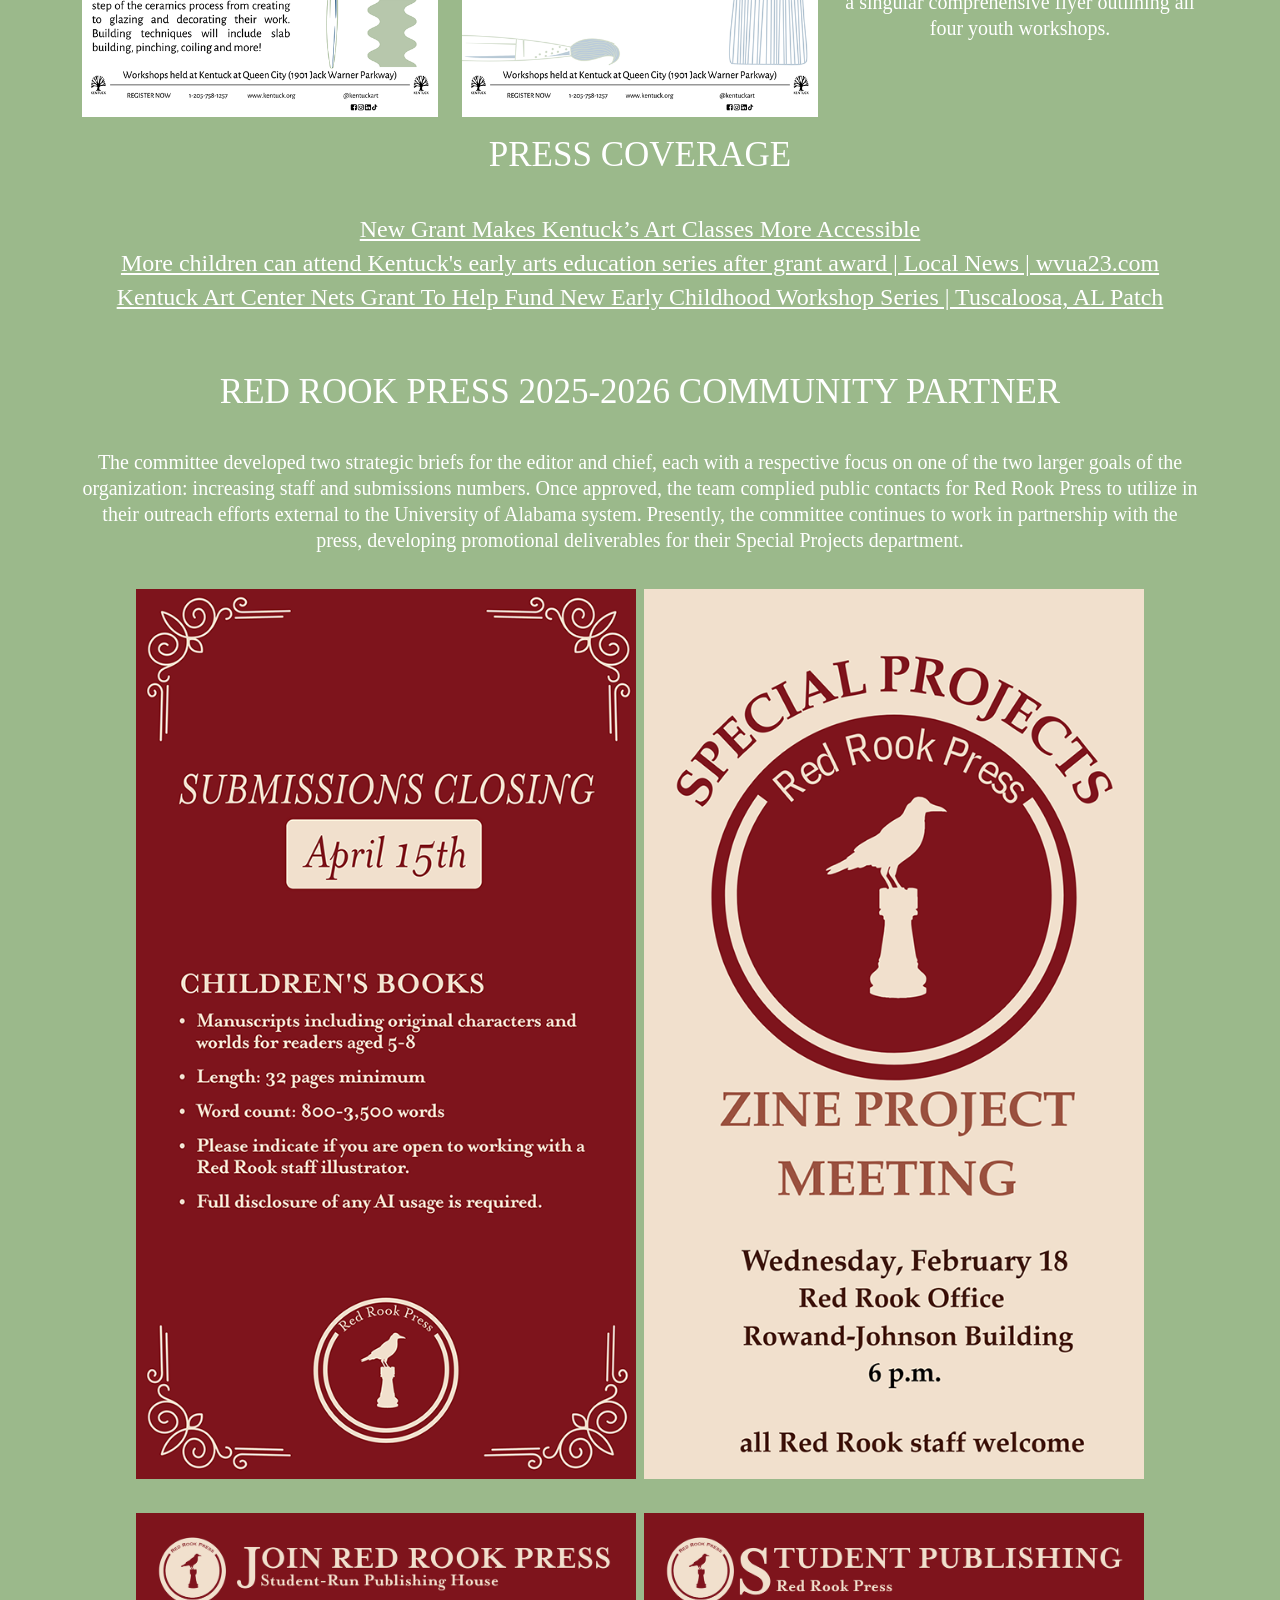
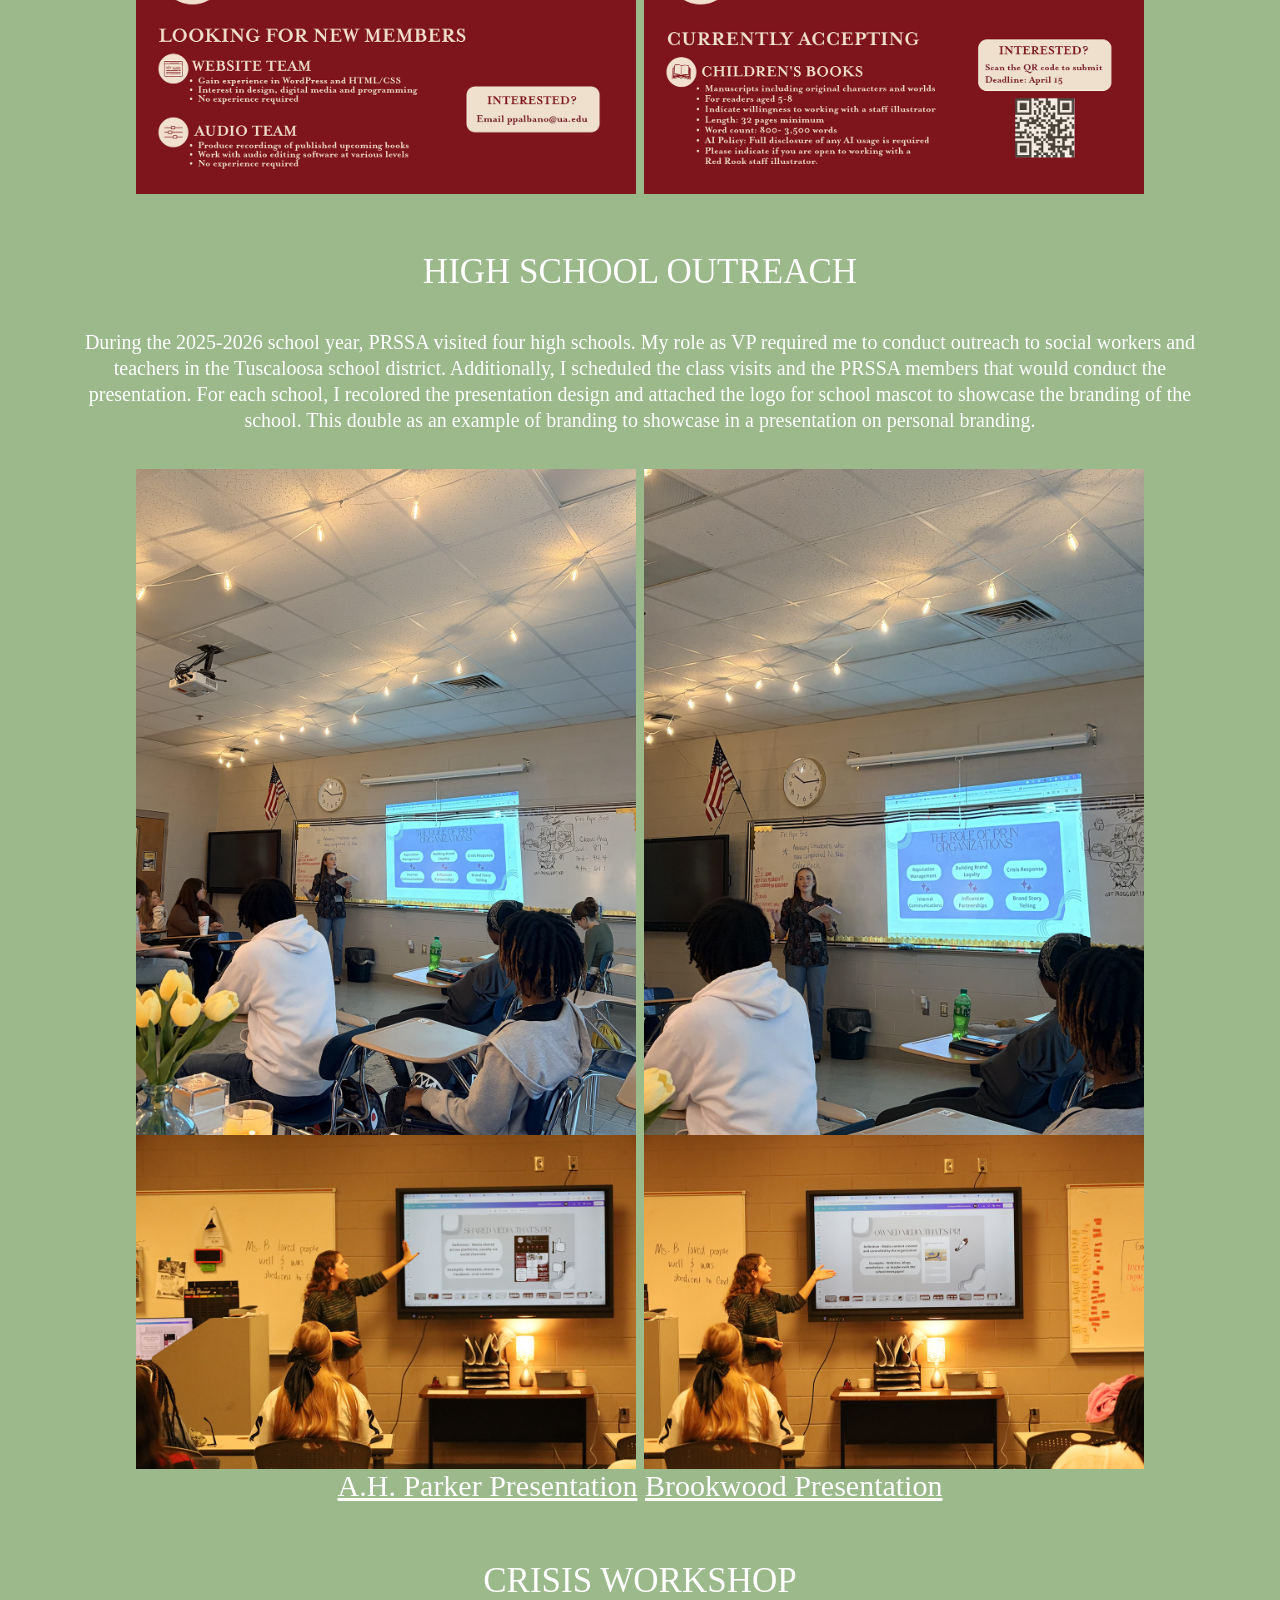
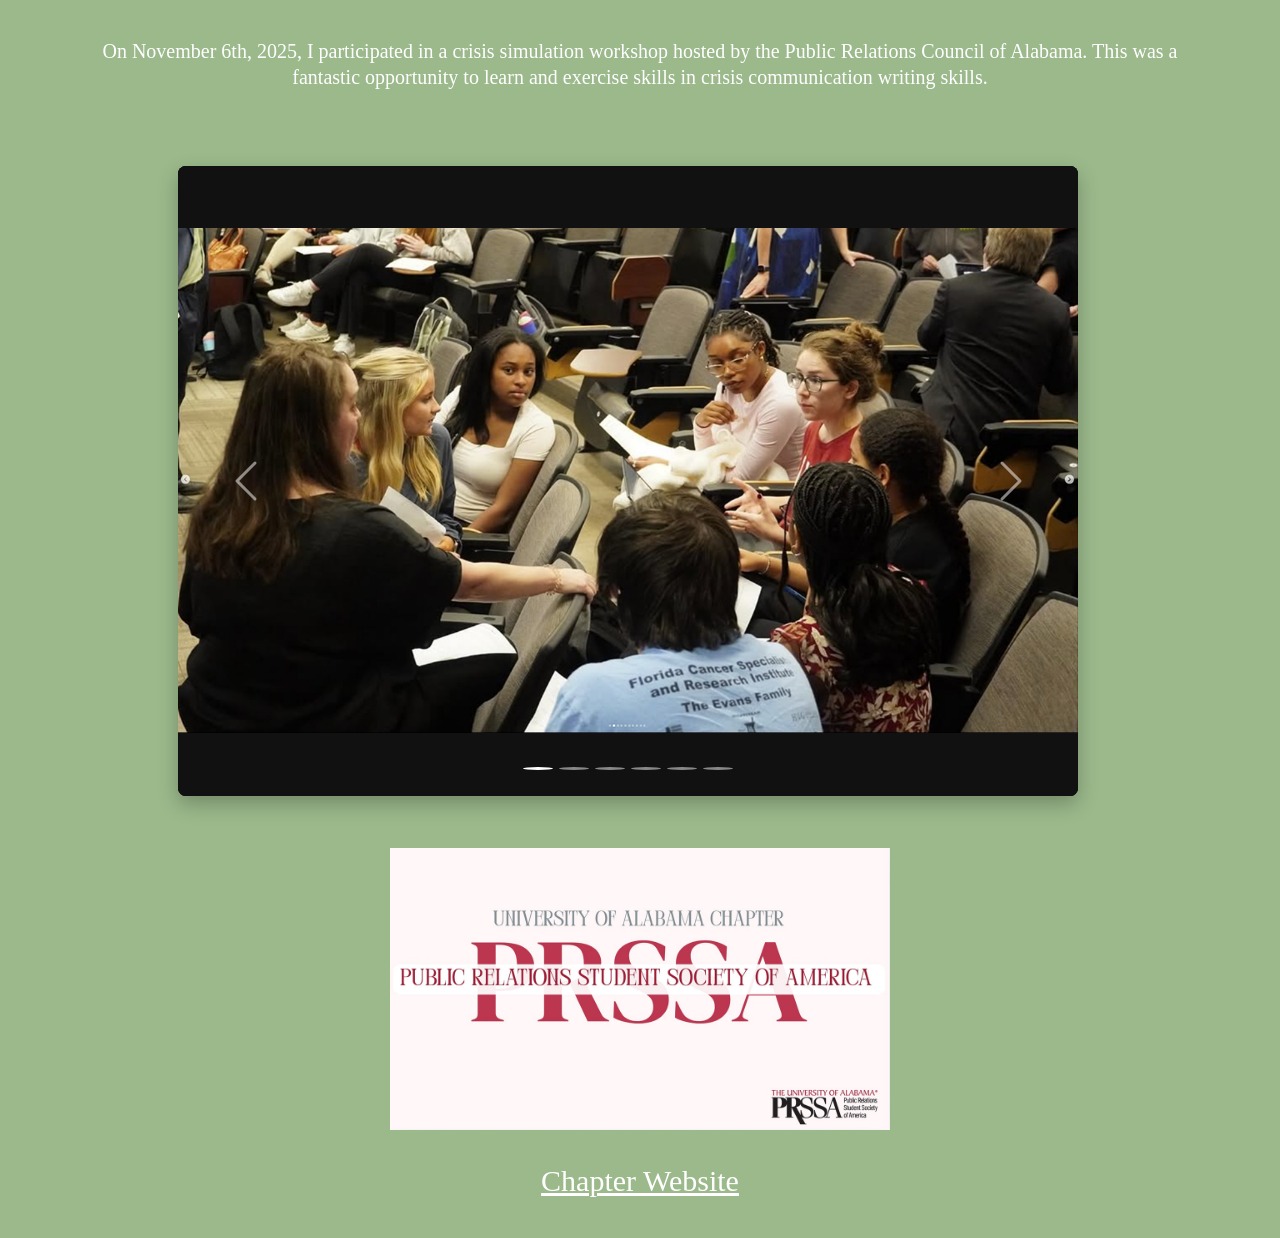
<file: PRSSA.html>
<!DOCTYPE html>
<html>

<head>
    <title> Livi King - Work</title>
    <!-- Bootstrap Vendor CSS and JS -->
    <link rel="stylesheet" href="./vendor/bootstrap/css/bootstrap.min.css" type="text/css">
    <script src="./vendor/bootstrap/js/bootstrap.bundle.min.js"></script>

    <link rel="stylesheet" href="./style.css" type="text/css">
    <script src="./portfolio.js"></script>
</head>

<body>
    <div class="row">
        <div class="col">
            <!-- Navigation Bar -->
            <div class="nav" id="menuItems">
                <nav class="navbar navbar-expand-lg bg-body-tertiary">
                    <div class="container-fluid">
                        <a class="navbar-brand" href="./Contact.html">Contact</a>
                        <button class="navbar-toggler" type="button" data-bs-toggle="collapse"
                            data-bs-target="#navbarSupportedContent" aria-controls="navbarSupportedContent"
                            aria-expanded="false" aria-label="Toggle navigation">
                            <span class="navbar-toggler-icon"></span>
                        </button>
                        <nav class="navbar navbar-expand-lg bg-body-tertiary">
                            <div class="container-fluid">
                                <a class="navbar-brand" href="./index.html">Home</a>
                                <button class="navbar-toggler" type="button" data-bs-toggle="collapse"
                                    data-bs-target="#navbarSupportedContent" aria-controls="navbarSupportedContent"
                                    aria-expanded="false" aria-label="Toggle navigation">
                                    <span class="navbar-toggler-icon"></span>
                                </button>
                                </div>
                        </nav>
                        <div class="collapse navbar-collapse" id="navbarSupportedContent">
                            <ul class="navbar-nav me-auto mb-2 mb-lg-0">
                                <li class="nav-item dropdown">
                                    <a class="nav-link dropdown-toggle" href="#" role="button" data-bs-toggle="dropdown"
                                        aria-expanded="false">
                                        Work
                                    </a>
                                    <ul class="dropdown-menu">
                                        <li><a class="dropdown-item" href="./Work.html">Summary</a></li>
                                        <li>
                                            <hr class="dropdown-divider">
                                        </li>
                                        <li><a class="dropdown-item" href="./PRSSA.html">Public Relations Student
                                                Society of
                                                America</a></li>
                                        <li><a class="dropdown-item" href="./PrintClub.html">University of Alabama
                                                Printmaking
                                                Club</a></li>
                                        <li><a class="dropdown-item" href="./TPDVSA.html">Turning Point Inc.</a></li>
                                        <li><a class="dropdown-item" href="./CSNA.html">Crisis Services of North
                                                Alabama</a>
                                        </li>
                                        <li><a class="dropdown-item" href="./DosPalmoasPress.html">Dos Palomas Press</a>
                                        </li>
                                        <li><a class="dropdown-item" href="./RedRookPress.html">Red Rook Press</a></li>
                                    </ul>
                                </li>
                            </ul>
                        </div>
                    </div>
                </nav>
            </div>
        </div>
        <div class="col">
            <h1 class="page_header"> Livi King </h1>
        </div>
        <div class="col" id="contact_icons">
            <div>
                <ul>
                    <li>
                        <a href="http://www.linkedin.com/in/livi-king" target="_blank">
                            <svg version="1.1" id="Layer_1" xmlns="http://www.w3.org/2000/svg"
                                xmlns:xlink="http://www.w3.org/1999/xlink" viewBox="0 0 30 24"
                                style="enable-background:new 0 0 30 24;" xml:space="preserve" class="icon">
                                <path id="path-1_24_"
                                    d="M19.6,19v-5.8c0-1.4-0.5-2.4-1.7-2.4c-1,0-1.5,0.7-1.8,1.3C16,12.3,16,12.6,16,13v6h-3.4
                                c0,0,0.1-9.8,0-10.8H16v1.5c0,0,0,0,0,0h0v0C16.4,9,17.2,7.9,19,7.9c2.3,0,4,1.5,4,4.9V19H19.6z M8.9,6.7L8.9,6.7
                                C7.7,6.7,7,5.9,7,4.9C7,3.8,7.8,3,8.9,3s1.9,0.8,1.9,1.9C10.9,5.9,10.1,6.7,8.9,6.7z M10.6,19H7.2V8.2h3.4V19z">
                                </path>
                            </svg>
                        </a>
                    </li>
                    <li>
                        <a href="mailto:oaking@crimson.ua.edu">
                            <svg version="1.1" id="Layer_1" xmlns="http://www.w3.org/2000/svg"
                                xmlns:xlink="http://www.w3.org/1999/xlink" x="0px" y="0px" viewBox="0 0 30 24"
                                style="enable-background:new 0 0 30 24;" xml:space="preserve" class="icon">
                                <g>
                                    <path
                                        d="M15,13L7.1,7.1c0-0.5,0.4-1,1-1h13.8c0.5,0,1,0.4,1,1L15,13z M15,14.8l7.9-5.9v8.1c0,0.5-0.4,1-1,1H8.1c-0.5,0-1-0.4-1-1 V8.8L15,14.8z">
                                    </path>
                                </g>
                            </svg>
                        </a>
                    </li>
                </ul>
            </div>
        </div>
    </div>
    <hr />
    <div class="container">
        <h2 class="page_header">public relations student society of america</h2>
        <div class="row">
            <div class="col align-self-center contact_header">
                <h3> 2025-2026 EXEC board </h3>
                <div class="row">
                    <div class="col align-items-center justify-content-center">
                        <img class="prssa_image"
                            src="./static/img/prssa1.jpg"
                            sizes="193px">
                        <img class="prssa_image"
                            src="./static/img/prssa2.jpg"
                            sizes="193px">
                    </div>
                </div>
            </div>
        </div>
        <div class="row">
        </div>
        <div class="row">
            <h2 class="page_header"> VP OF COMMUNITY OUTREACH</h2>
        </div>
        <div class="row">
            <div class="col align-self-center contact_header">
                <p> As the 2025-2026 VP of Community Outreach, I was responsible for leading initiatives that connect our organization with
                the broader community.
                members. This included maintaining communications with local contacts, whether for educational
                outreach
                or
                community partnerships. Scheduling events, as well as meetings and deadlines for work both internal
                and
                external
                to
                the committee. As well as developing deliverables along with my committee members. Prior to being elected to the role of
                VP, I worked as committee member researching
                and
                securing
                the
                community partners for the 2025-2026 school year.
            </div>
            <div class="col">
                <img class="prssa_image" src="./static/img/prssa 3.png"
                    sizes="400px">
                
            </div>
        </div>
        <div class="row">
        </div>
        <div class="row">
            <h3 class="page_header"> KENTUCK ARTS CENTER 2025-2026 community partner</h3>
        </div>
        <div class="row">
            <div class="col">
                <img class="prssa_image" src="./static/img/prssa4.png"
                    sizes="300px">
            </div>
            <div class="col">
                <img class="prssa_image" src="./static/img/prssa5.png"
                    sizes="300px">
            </div>
            <div class="col align-self-center contact_header">
                <p> The committee researched and developed deliverables to aid in increasing participation in
                    Kentuck
                    Art
                    Center's children's workshops by 10%. The team collected contacts for groups and organizations local
                    to
                    the
                    Tuscaloosa and Northport area. These contacts were packaged into Xcel sheet files for the purposes
                    of
                    Kentuck
                    Art
                    Center's Outreach team. The team also created seven flyer designs. Six designs detailing information
                    pertaining
                    to
                    one of the four workshops, and a singular comprehensive flyer outlining all four youth workshops.
                </p>
            </div>
        </div>
        <div class="row">
        </div>
        <div class="row">
            <h4 class="page_header"> PRESS COVERAGE</h4>
        </div>
        <div class="row">
            <div class="col align-self-center contact_header" id="press_coverage">
                <a href="https://tuscaloosathread.com/ixp/532/p/kentuck-art-center-workshops/">New Grant Makes Kentuck’s
                    Art
                    Classes
                    More Accessible</a>
                <br>
                <a
                    href="https://www.wvua23.com/news/local/more-children-can-attend-kentucks-early-arts-education-series-after-grant-award/article_6feaad92-837f-48c8-9f4c-538787d0bd20.html">More
                    children can attend Kentuck's early arts education series after grant award | Local News |
                    wvua23.com</a>
                <br>
                <a
                    href="https://patch.com/alabama/tuscaloosa/kentuck-art-center-nets-grant-help-fund-new-early-childhood-workshop-series">Kentuck
                    Art Center Nets Grant To Help Fund New Early Childhood Workshop Series | Tuscaloosa, AL Patch</a>
            </div>
        </div>
        <div class="row">
        </div>
        <div class="row">
            <h5 class="page_header"> RED ROOK PRESS 2025-2026 community partner</h5>
        </div>
        <div class="row">
            <div class="col align-self-center contact_header">
                <p> The committee developed two strategic briefs for the editor and chief, each with a respective focus
                    on
                    one
                    of
                    the two larger goals of the organization: increasing staff and submissions numbers. Once approved,
                    the
                    team
                    complied public contacts for Red Rook Press to utilize in their outreach efforts external to the
                    University
                    of
                    Alabama system. Presently, the committee continues to work in partnership with the press, developing
                    promotional
                    deliverables for their Special Projects department. </p>
                <div class="col">
                    <img class="prssa_image"
                        src="./static/img/prssa rrp1.png"
                        sizes="400px">
                    
                    <img class="prssa_image"
                        src="./static/img/prssa rrp2.png"
                        sizes="400px">
                </div>
                <br>
                <div class="col">
                    <img class="prssa_image"
                        src="./static/img/prssa rrp3.png"
                        sizes="400px">
                    
                    <img class="prssa_image"
                        src="./static/img/prssa rrp4.png"
                        sizes="400px">
                </div>
            </div>
        </div>
        <div class="row">
        </div>
        <div class="row">
            <h6 class="page_header">HIGH SCHOOL OUTREACH</h6>
        </div>
        <div class="row">
            <div class="col align-self-center contact_header">
                <p> During the 2025-2026 school year, PRSSA visited four high schools. My role as VP required me
                    to
                    conduct
                    outreach to social workers and teachers in the Tuscaloosa school district. Additionally, I scheduled
                    the
                    class
                    visits and the PRSSA members that would conduct the presentation. For each school, I recolored the
                    presentation
                    design and attached the logo for school mascot to showcase the branding of the school. This double
                    as an
                    example
                    of
                    branding to showcase in a presentation on personal branding. </p>
                <div class="col">
                    <img class="prssa_image"
                        src="./static/img/prssahs1.jpeg"
                        sizes="400px">
                    
                    <img class="prssa_image"
                        src="./static/img/prssahs2.jpeg"
                        sizes="400px">
                    <br>
                    <img class="prssa_image"
                        src="./static/img/prssahs3.jpg"
                        sizes="400px">
                    <img class="prssa_image"
                        src="./static/img/prssahs4.jpg"
                        sizes="400px">
                    <br>
                    <a
                        href="https://acrobat.adobe.com/link/track?uri=urn:aaid:scds:US:a9ddafeb-03be-4ce1-92a0-f11307cfbfb4">A.H.
                        Parker
                        Presentation</a>
                    <a
                        href="https://acrobat.adobe.com/link/track?uri=urn:aaid:scds:US:7b9396c2-ba8b-49f9-9442-1704d538b105">Brookwood
                        Presentation</a>
                </div>
            </div>
        </div>

        <div class="row">
        </div>
        <div class="row">
            <h6 class="page_header"> CRISIS WORKSHOP</h6>
        </div>
        <div class="row">
            <div class="col align-self-center contact_header">
                <p>On November 6th, 2025, I participated in a crisis simulation workshop hosted by the Public
                    Relations
                    Council of Alabama. This was a fantastic opportunity to learn and exercise skills in crisis
                    communication
                    writing
                    skills.</p>
            </div>
            <div class="row">
                <div class="col">
            
                    <div id="prssaCarousel" class="carousel slide carousel-fade" data-bs-ride="carousel">
            
                        <!-- Indicators -->
                        <div class="carousel-indicators">
            
                            <button type="button" data-bs-target="#prssaCarousel" data-bs-slide-to="0" class="active"
                                aria-current="true"></button>
            
                            <button type="button" data-bs-target="#prssaCarousel" data-bs-slide-to="1"></button>
            
                            <button type="button" data-bs-target="#prssaCarousel" data-bs-slide-to="2"></button>
            
                            <button type="button" data-bs-target="#prssaCarousel" data-bs-slide-to="3"></button>
            
                            <button type="button" data-bs-target="#prssaCarousel" data-bs-slide-to="4"></button>
            
                            <button type="button" data-bs-target="#prssaCarousel" data-bs-slide-to="5"></button>
            
                        </div>
            
                        <!-- Images -->
                        <div class="carousel-inner">
            
                            <div class="carousel-item active">
                                <img src="static/img/prssacw1.png" class="d-block w-100 prssaCarousel_image" alt="PRSSA Campaign Image 1">
                            </div>
            
                            <div class="carousel-item">
                                <img src="static/img/prssacw2.png" class="d-block w-100 prssaCarousel_image" alt="PRSSA Campaign Image 2">
                            </div>
            
                            <div class="carousel-item">
                                <img src="static/img/prssacw3.png" class="d-block w-100 prssaCarousel_image" alt="PRSSA Campaign Image 3">
                            </div>
            
                            <div class="carousel-item">
                                <img src="static/img/prssacw4.png" class="d-block w-100 prssaCarousel_image" alt="PRSSA Campaign Image 4">
                            </div>
            
                            <div class="carousel-item">
                                <img src="static/img/prssacw5.png" class="d-block w-100 prssaCarousel_image" alt="PRSSA Campaign Image 5">
                            </div>
            
                            <div class="carousel-item">
                                <img src="static/img/prssacw6.png" class="d-block w-100 prssaCarousel_image" alt="PRSSA Campaign Image 6">
                            </div>
            
                        </div>
            
                        <!-- Previous -->
                        <button class="carousel-control-prev" type="button" data-bs-target="#prssaCarousel" data-bs-slide="prev">
            
                            <span class="carousel-control-prev-icon"></span>
            
                        </button>
            
                        <!-- Next -->
                        <button class="carousel-control-next" type="button" data-bs-target="#prssaCarousel" data-bs-slide="next">
            
                            <span class="carousel-control-next-icon"></span>
            
                        </button>
            
                    </div>
            
                </div>
            </div>
        </div>
        
        <div class="row">
            <div class="col align-self-center contact_header">
                <img class="prssa_image"
                    src="./static/img/prssa logo.jpeg"
                    sizes="400px">
                <br>
                <br>
                <a href="https://www.uaprssa.org/">Chapter Website</a>
            </div>
        </div>
    </div>
</body>

</html>
</file>
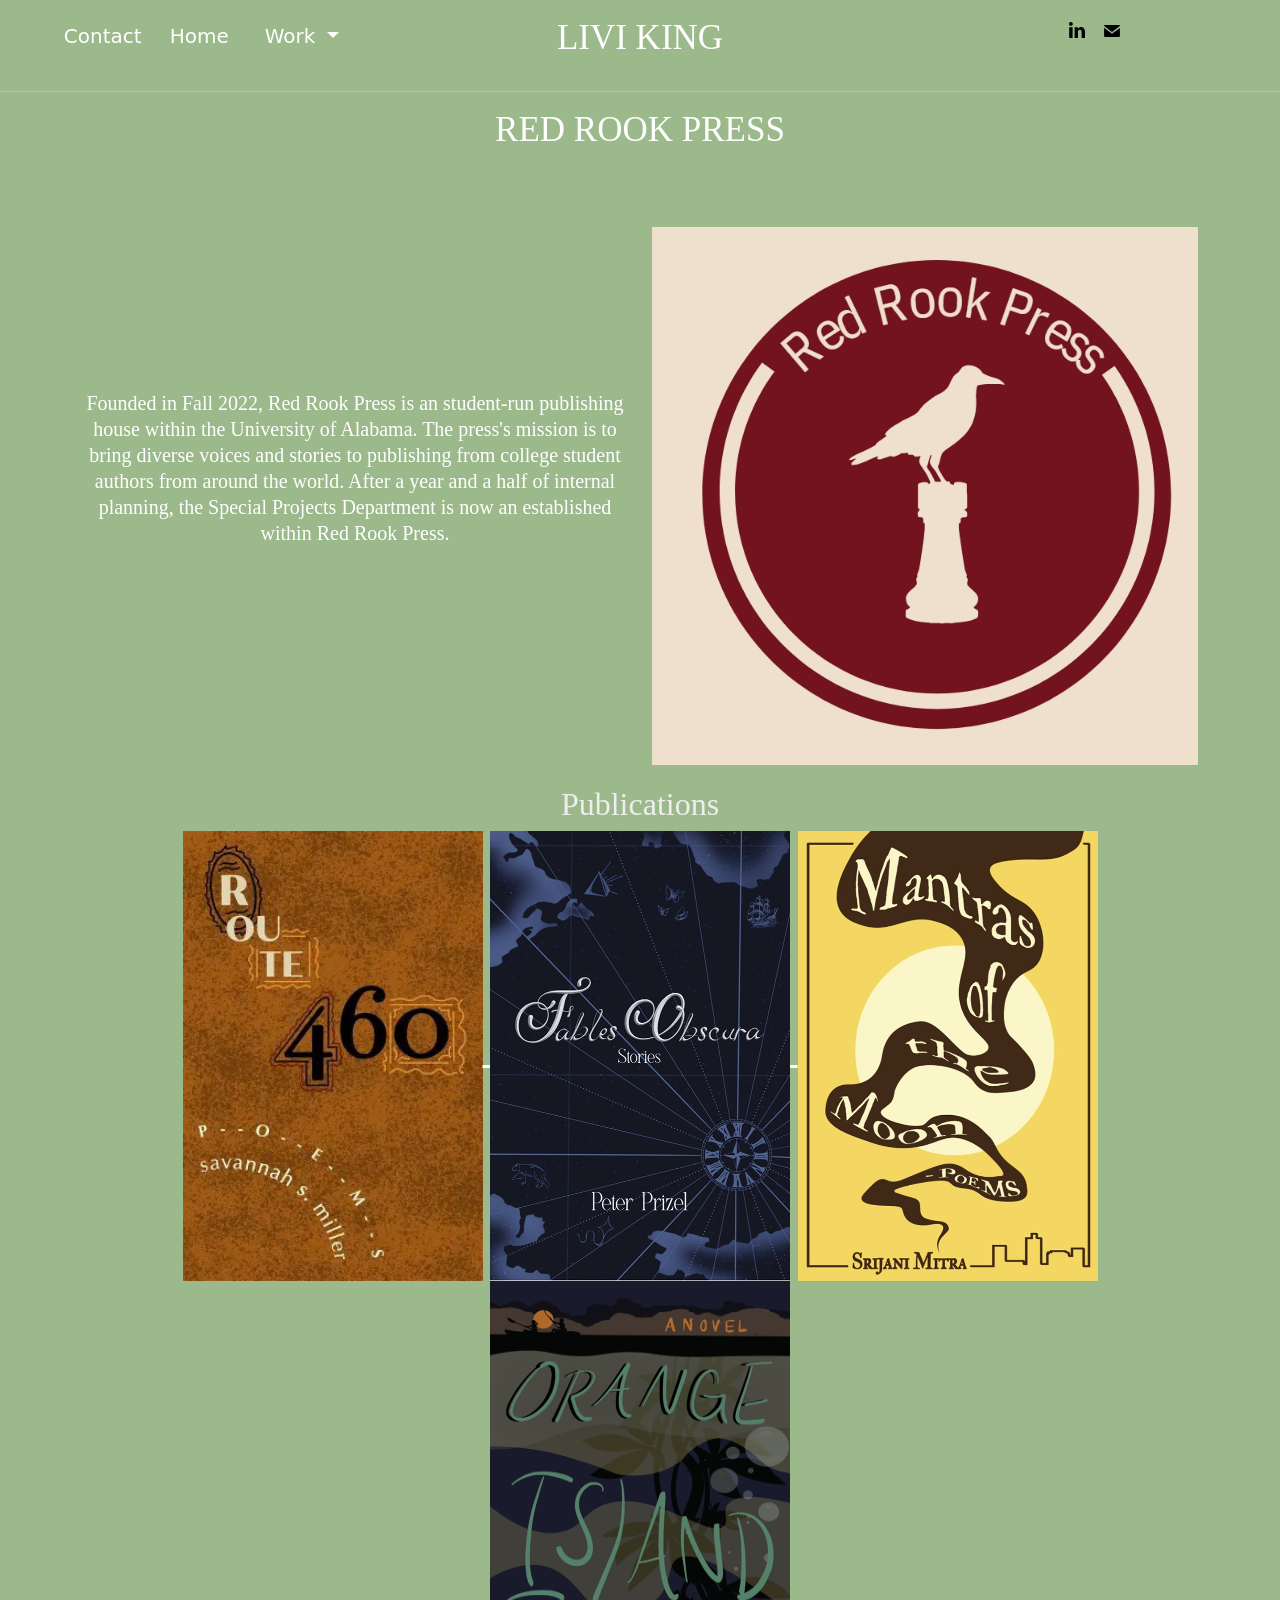
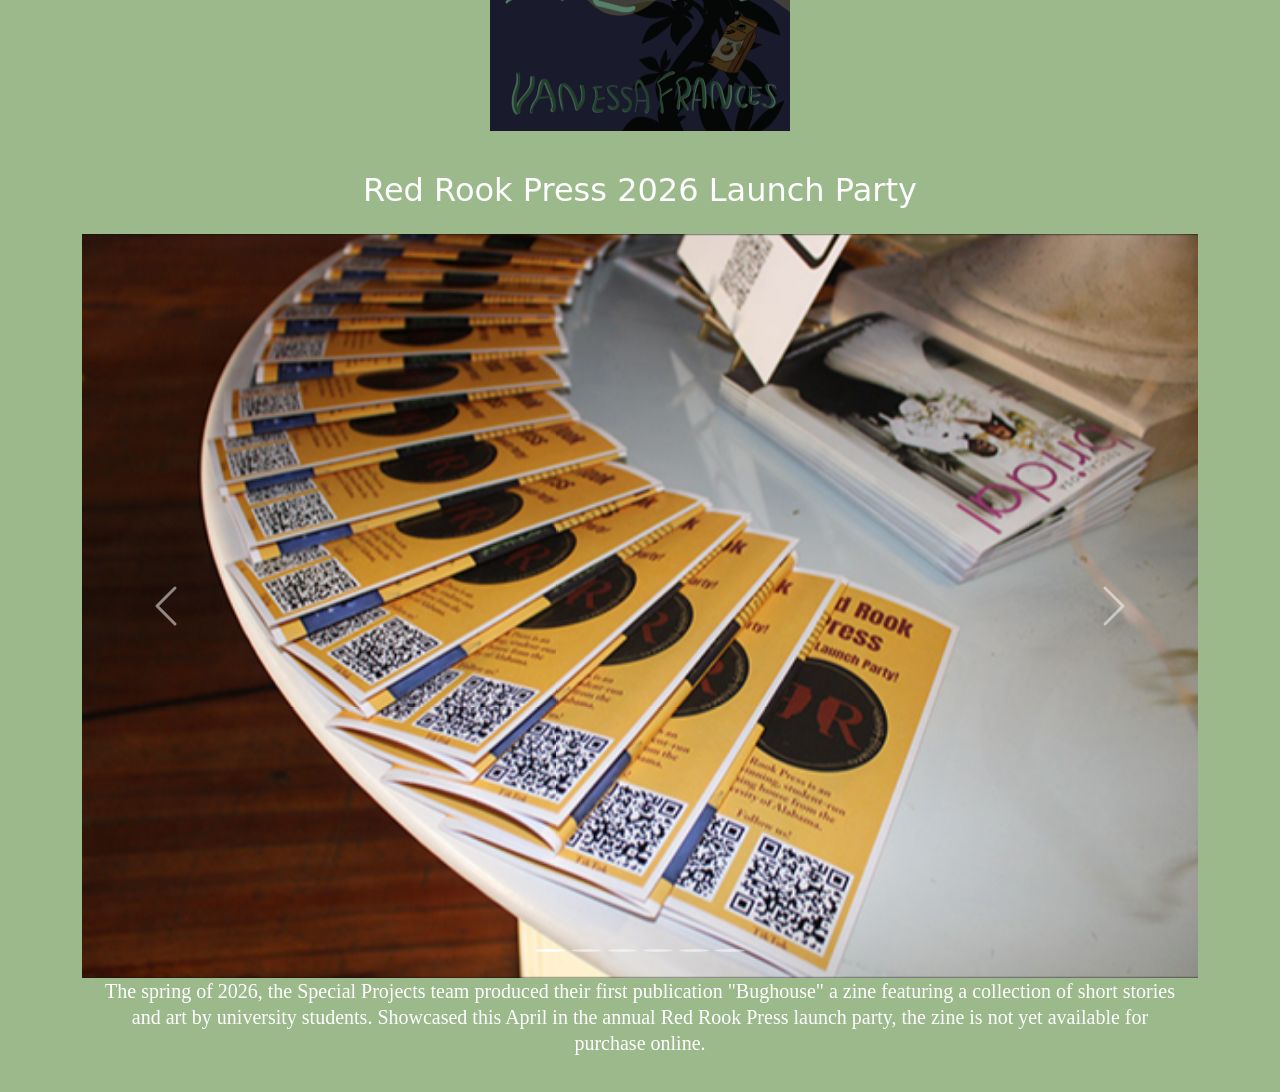
<file: RedRookPress.html>
<!DOCTYPE html>
<html>

<head>
    <title> Livi King - Work</title>
    <!-- Bootstrap Vendor CSS and JS -->
    <link rel="stylesheet" href="./vendor/bootstrap/css/bootstrap.min.css" type="text/css">
    <script src="./vendor/bootstrap/js/bootstrap.bundle.min.js"></script>

    <link rel="stylesheet" href="./style.css" type="text/css">
    <script src="./portfolio.js"></script>
</head>

<body>
    <div class="row">
        <div class="col">
            <!-- Navigation Bar -->
            <div class="nav" id="menuItems">
                <nav class="navbar navbar-expand-lg bg-body-tertiary">
                    <div class="container-fluid">
                        <a class="navbar-brand" href="./Contact.html">Contact</a>
                        <button class="navbar-toggler" type="button" data-bs-toggle="collapse"
                            data-bs-target="#navbarSupportedContent" aria-controls="navbarSupportedContent"
                            aria-expanded="false" aria-label="Toggle navigation">
                            <span class="navbar-toggler-icon"></span>
                        </button>
                        <nav class="navbar navbar-expand-lg bg-body-tertiary">
                            <div class="container-fluid">
                                <a class="navbar-brand" href="./index.html">Home</a>
                                <button class="navbar-toggler" type="button" data-bs-toggle="collapse"
                                    data-bs-target="#navbarSupportedContent" aria-controls="navbarSupportedContent"
                                    aria-expanded="false" aria-label="Toggle navigation">
                                    <span class="navbar-toggler-icon"></span>
                                </button>
                        </nav>
                        <div class="collapse navbar-collapse" id="navbarSupportedContent">
                            <ul class="navbar-nav me-auto mb-2 mb-lg-0">
                                <li class="nav-item dropdown">
                                    <a class="nav-link dropdown-toggle" href="#" role="button" data-bs-toggle="dropdown"
                                        aria-expanded="false">
                                        Work
                                    </a>
                                    <ul class="dropdown-menu">
                                        <li><a class="dropdown-item" href="./Work.html">Summary</a></li>
                                        <li>
                                            <hr class="dropdown-divider">
                                        </li>
                                        <li><a class="dropdown-item" href="./PRSSA.html">Public Relations Student
                                                Society of
                                                America</a></li>
                                        <li><a class="dropdown-item" href="./PrintClub.html">University of Alabama
                                                Printmaking
                                                Club</a></li>
                                        <li><a class="dropdown-item" href="./TPDVSA.html">Turning Point Inc.</a></li>
                                        <li><a class="dropdown-item" href="./CSNA.html">Crisis Services of North
                                                Alabama</a>
                                        </li>
                                        <li><a class="dropdown-item" href="./DosPalmoasPress.html">Dos Palomas Press</a>
                                        </li>
                                        <li><a class="dropdown-item" href="./RedRookPress.html">Red Rook Press</a></li>
                                    </ul>
                                </li>
                            </ul>
                        </div>
                    </div>
                </nav>
            </div>
        </div>
        <div class="col">
            <h1 class="page_header"> Livi King </h1>
        </div>
        <div class="col" id="contact_icons">
            <div>
                <ul>
                    <li>
                        <a href="http://www.linkedin.com/in/livi-king" target="_blank">
                            <svg version="1.1" id="Layer_1" xmlns="http://www.w3.org/2000/svg"
                                xmlns:xlink="http://www.w3.org/1999/xlink" viewBox="0 0 30 24"
                                style="enable-background:new 0 0 30 24;" xml:space="preserve" class="icon">
                                <path id="path-1_24_"
                                    d="M19.6,19v-5.8c0-1.4-0.5-2.4-1.7-2.4c-1,0-1.5,0.7-1.8,1.3C16,12.3,16,12.6,16,13v6h-3.4
                                    c0,0,0.1-9.8,0-10.8H16v1.5c0,0,0,0,0,0h0v0C16.4,9,17.2,7.9,19,7.9c2.3,0,4,1.5,4,4.9V19H19.6z M8.9,6.7L8.9,6.7
                                    C7.7,6.7,7,5.9,7,4.9C7,3.8,7.8,3,8.9,3s1.9,0.8,1.9,1.9C10.9,5.9,10.1,6.7,8.9,6.7z M10.6,19H7.2V8.2h3.4V19z">
                                </path>
                            </svg>
                        </a>
                    </li>
                    <li>
                        <a href="mailto:oaking@crimson.ua.edu">
                            <svg version="1.1" id="Layer_1" xmlns="http://www.w3.org/2000/svg"
                                xmlns:xlink="http://www.w3.org/1999/xlink" x="0px" y="0px" viewBox="0 0 30 24"
                                style="enable-background:new 0 0 30 24;" xml:space="preserve" class="icon">
                                <g>
                                    <path
                                        d="M15,13L7.1,7.1c0-0.5,0.4-1,1-1h13.8c0.5,0,1,0.4,1,1L15,13z M15,14.8l7.9-5.9v8.1c0,0.5-0.4,1-1,1H8.1c-0.5,0-1-0.4-1-1 V8.8L15,14.8z">
                                    </path>
                                </g>
                            </svg>
                        </a>
                    </li>
                </ul>
            </div>
        </div>
    </div>
    <hr />
    <h2 class="page_header">Red Rook Press</h2>
    <div class="container">
        <div class="row">
            <div class="col align-self-center contact_header">
            </div>
        </div>
        <div class="row">
            <div class="col align-self-center contact_header">
                <p> Founded in Fall 2022, Red Rook Press is an student-run publishing house within the University of
                Alabama. The press's
                mission is to bring diverse voices and stories to publishing from college student authors from
                around
                the world. After a year and a half of internal planning, the Special Projects Department is now an
                established
                within Red Rook
                Press.</p>
            </div>
            <div class="col">
                <img class="contact_image" src="./static/img/RRP logo.png" alt="Red Rook Press Logo">
            </div>
        </div>
        <div class="row">
            <div class="col align-self-center contact_header">
                <h2> Publications </h2>
                <div class="row">
                    <div class="col align-items-center justify-content-center">
                        <a href="https://redrookpress.org/route-460/">
                            <img class="redhook_image" src="./static/img/RRP B1.jpg" sizes="293px"></img>
                        </a>
                        <a href="https://redrookpress.org/fables-obscura/">
                            <img class="redhook_image" src="./static/img/RRP b2.png" sizes="293px"></img>
                        </a>
                        <a href="https://redrookpress.org/mantras-of-the-moon/">
                            <img class="redhook_image" src="./static/img/RRP b3.png" sizes="293px"></img>
                        </a>
                        <a href="https://redrookpress.org/orange-island/">
                            <img class="redhook_image" src="./static/img/RRP b4.png" sizes="293px"></img>
                        </a>
                    </div>
                </div>
            </div>
        </div>


        <div class="row">
            <h2 class="text-center mb-4">
                Red Rook Press 2026 Launch Party
            </h2>
            <div class="col">

                <div id="rrpCarousel" class="carousel slide carousel-fade" data-bs-ride="carousel">

                    <!-- Indicators -->
                    <div class="carousel-indicators">
                        <button type="button" data-bs-target="#rrpCarousel" data-bs-slide-to="0" class="active"
                            aria-current="true"></button>

                        <button type="button" data-bs-target="#rrpCarousel" data-bs-slide-to="1"></button>
                        <button type="button" data-bs-target="#rrpCarousel" data-bs-slide-to="2"></button>
                        <button type="button" data-bs-target="#rrpCarousel" data-bs-slide-to="3"></button>
                        <button type="button" data-bs-target="#rrpCarousel" data-bs-slide-to="4"></button>
                        <button type="button" data-bs-target="#rrpCarousel" data-bs-slide-to="5"></button>
                    </div>

                    <!-- Images -->
                    <div class="carousel-inner width=420px height=420px">

                        <div class="carousel-item active">
                            <img src="./static/img/RRP 1.jpg" class="d-block w-100 rrp_image"
                                alt="Red Rook Press Image 1">
                        </div>

                        <div class="carousel-item">
                            <img src="./static/img/rrp2.jpg" class="d-block w-100 rrp_image"
                                alt="Red Rook Press Image 2">
                        </div>

                        <div class="carousel-item">
                            <img src="./static/img/rrp3.jpeg" class="d-block w-100 rrp_image"
                                alt="Red Rook Press Image 3">
                        </div>
                        <div class="carousel-item">
                            <img src="./static/img/rrp4.jpeg" class="d-block w-100 rrp_image"
                                alt="Red Rook Press Image 4">
                        </div>
                        <div class="carousel-item">
                            <img src="./static/img/rrp5.jpeg" class="d-block w-100 rrp_image"
                                alt="Red Rook Press Image 5">
                        </div>
                        <div class="carousel-item">
                            <img src="./static/img/rrp6.jpg" class="d-block w-100 rrp_image"
                                alt="Red Rook Press Image 6">
                        </div>

                    </div>

                    <!-- Previous -->
                    <button class="carousel-control-prev" type="button" data-bs-target="#rrpCarousel"
                        data-bs-slide="prev">

                        <span class="carousel-control-prev-icon"></span>

                    </button>

                    <!-- Next -->
                    <button class="carousel-control-next" type="button" data-bs-target="#rrpCarousel"
                        data-bs-slide="next">

                        <span class="carousel-control-next-icon"></span>

                    </button>

                </div>
                <div class="container">
                    <div class="row">
                        <div class="col text-center">
                            <p>
                                The spring of 2026, the Special Projects team produced their first publication "Bughouse" a zine featuring a
                                collection
                                of short
                                stories and art by university students. Showcased this April in the annual Red Rook Press launch
                                party,
                                the zine is
                                not yet available for purchase online.
                            </p>
                        </div>
                    </div>
                </div>
            </div>
        </div>
    </div>
</body>

</html>
</file>
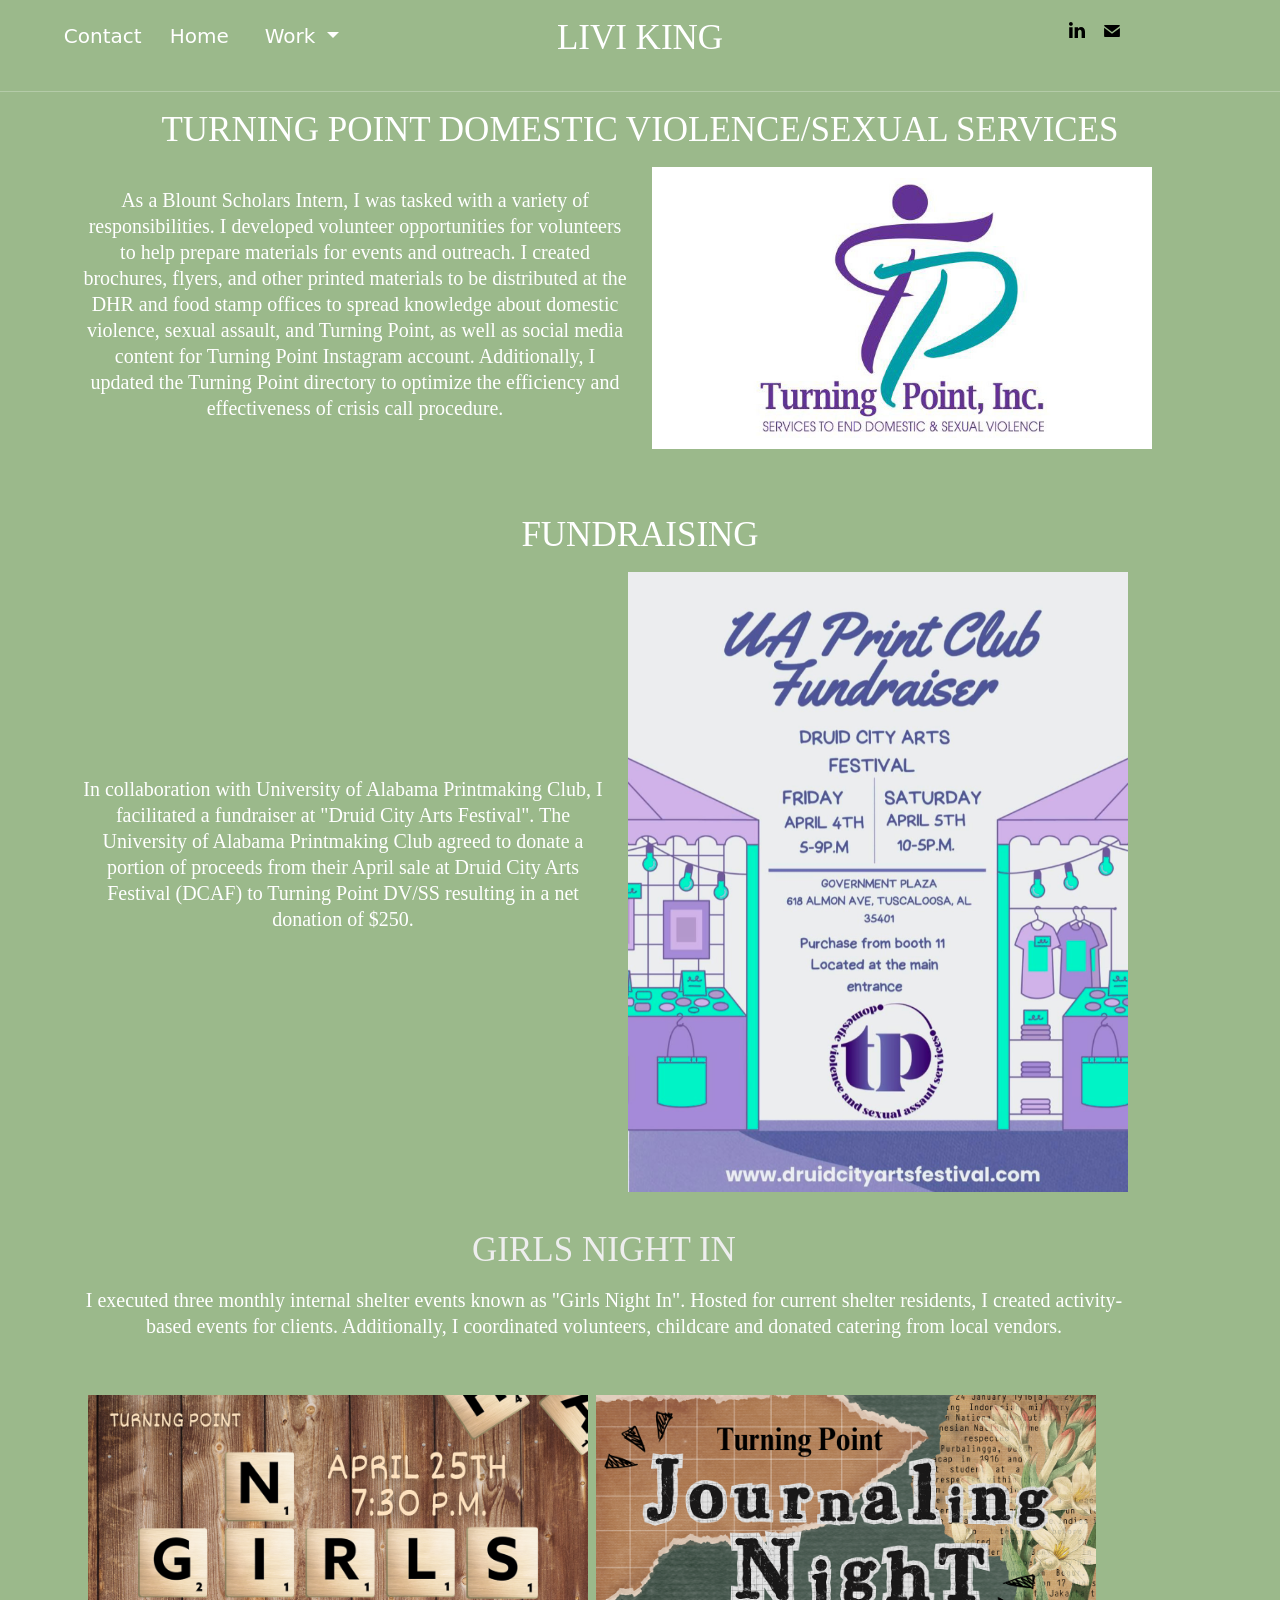
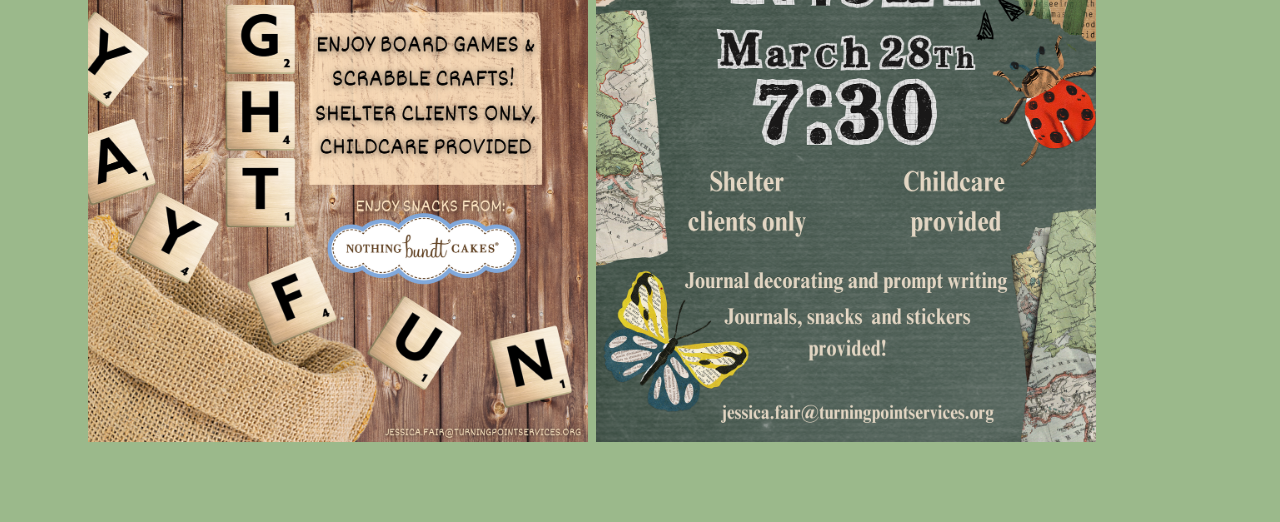
<file: TPDVSA.html>
<!DOCTYPE html>
<html>

<head>
    <title> Livi King - Work</title>
    <!-- Bootstrap Vendor CSS and JS -->
    <link rel="stylesheet" href="./vendor/bootstrap/css/bootstrap.min.css" type="text/css">
    <script src="./vendor/bootstrap/js/bootstrap.bundle.min.js"></script>

    <link rel="stylesheet" href="./style.css" type="text/css">
    <script src="./portfolio.js"></script>
</head>

<body>
    <div class="row">
        <div class="col">
            <!-- Navigation Bar -->
            <div class="nav" id="menuItems">
                <nav class="navbar navbar-expand-lg bg-body-tertiary">
                    <div class="container-fluid">
                        <a class="navbar-brand" href="./Contact.html">Contact</a>
                        <button class="navbar-toggler" type="button" data-bs-toggle="collapse"
                            data-bs-target="#navbarSupportedContent" aria-controls="navbarSupportedContent"
                            aria-expanded="false" aria-label="Toggle navigation">
                            <span class="navbar-toggler-icon"></span>
                        </button>
                        <nav class="navbar navbar-expand-lg bg-body-tertiary">
                            <div class="container-fluid">
                                <a class="navbar-brand" href="./index.html">Home</a>
                                <button class="navbar-toggler" type="button" data-bs-toggle="collapse"
                                    data-bs-target="#navbarSupportedContent" aria-controls="navbarSupportedContent"
                                    aria-expanded="false" aria-label="Toggle navigation">
                                    <span class="navbar-toggler-icon"></span>
                                </button>
                        </nav>
                        <div class="collapse navbar-collapse" id="navbarSupportedContent">
                            <ul class="navbar-nav me-auto mb-2 mb-lg-0">
                                <li class="nav-item dropdown">
                                    <a class="nav-link dropdown-toggle" href="#" role="button" data-bs-toggle="dropdown"
                                        aria-expanded="false">
                                        Work
                                    </a>
                                    <ul class="dropdown-menu">
                                        <li><a class="dropdown-item" href="./Work.html">Summary</a></li>
                                        <li>
                                            <hr class="dropdown-divider">
                                        </li>
                                        <li><a class="dropdown-item" href="./PRSSA.html">Public Relations Student
                                                Society of
                                                America</a></li>
                                        <li><a class="dropdown-item" href="./PrintClub.html">University of Alabama
                                                Printmaking
                                                Club</a></li>
                                        <li><a class="dropdown-item" href="./TPDVSA.html">Turning Point Inc.</a></li>
                                        <li><a class="dropdown-item" href="./CSNA.html">Crisis Services of North
                                                Alabama</a>
                                        </li>
                                        <li><a class="dropdown-item" href="./DosPalmoasPress.html">Dos Palomas Press</a>
                                        </li>
                                        <li><a class="dropdown-item" href="./RedRookPress.html">Red Rook Press</a></li>
                                    </ul>
                                </li>
                            </ul>
                        </div>
                    </div>
                </nav>
            </div>
        </div>
        <div class="col">
            <h1 class="page_header"> Livi King </h1>
        </div>
        <div class="col" id="contact_icons">
            <div>
                <ul>
                    <li>
                        <a href="http://www.linkedin.com/in/livi-king" target="_blank">
                            <svg version="1.1" id="Layer_1" xmlns="http://www.w3.org/2000/svg"
                                xmlns:xlink="http://www.w3.org/1999/xlink" viewBox="0 0 30 24"
                                style="enable-background:new 0 0 30 24;" xml:space="preserve" class="icon">
                                <path id="path-1_24_"
                                    d="M19.6,19v-5.8c0-1.4-0.5-2.4-1.7-2.4c-1,0-1.5,0.7-1.8,1.3C16,12.3,16,12.6,16,13v6h-3.4
                                    c0,0,0.1-9.8,0-10.8H16v1.5c0,0,0,0,0,0h0v0C16.4,9,17.2,7.9,19,7.9c2.3,0,4,1.5,4,4.9V19H19.6z M8.9,6.7L8.9,6.7
                                    C7.7,6.7,7,5.9,7,4.9C7,3.8,7.8,3,8.9,3s1.9,0.8,1.9,1.9C10.9,5.9,10.1,6.7,8.9,6.7z M10.6,19H7.2V8.2h3.4V19z">
                                </path>
                            </svg>
                        </a>
                    </li>
                    <li>
                        <a href="mailto:oaking@crimson.ua.edu">
                            <svg version="1.1" id="Layer_1" xmlns="http://www.w3.org/2000/svg"
                                xmlns:xlink="http://www.w3.org/1999/xlink" x="0px" y="0px" viewBox="0 0 30 24"
                                style="enable-background:new 0 0 30 24;" xml:space="preserve" class="icon">
                                <g>
                                    <path
                                        d="M15,13L7.1,7.1c0-0.5,0.4-1,1-1h13.8c0.5,0,1,0.4,1,1L15,13z M15,14.8l7.9-5.9v8.1c0,0.5-0.4,1-1,1H8.1c-0.5,0-1-0.4-1-1 V8.8L15,14.8z">
                                    </path>
                                </g>
                            </svg>
                        </a>
                    </li>
                </ul>
            </div>
        </div>
    </div>
    <hr />
    <div class="container">
        <h2 class="page_header">Turning Point Domestic Violence/Sexual Services</h2>
        <div class="row">
            <div class="col align-self-center contact_header">
                <p> As a Blount Scholars Intern, I was tasked with a variety of responsibilities. I developed volunteer opportunities for
                volunteers to help prepare materials for events and
                outreach. I created brochures, flyers, and other printed materials to be distributed at the
                DHR and food stamp offices to spread knowledge about domestic violence, sexual assault, and
                Turning Point, as well as social media content for Turning Point Instagram account. Additionally, I updated the
                Turning Point directory to optimize the efficiency and effectiveness of
                crisis call procedure.</p>
            </div>
            <div class="col">
                <img class="tpdvsa_image" src="./static/img/TP button.jpg"
                    alt="Red Rook Press Logo">
            </div>
            <h2 class="page_header">Fundraising</h2>
            <div class="row">
                <div class="row">
                    <div class="col align-self-center contact_header">
                        <p>In collaboration with University of Alabama Printmaking Club, I facilitated a fundraiser at "Druid City Arts Festival".
                        The University of Alabama Printmaking Club agreed to donate
                        a
                        portion of proceeds from their April sale at Druid City Arts Festival (DCAF) to Turning
                        Point
                        DV/SS resulting in a net donation of $250.
                        </p>
                    </div>
                    <div class="col">
                        <img class="tpdvsa_image"
                            src="./static/img/tp4.png"
                            sizes="293px"></img>
                    </div>
                    <div class="row">
                        <div class="col align-self-center contact_header">
                            <h4 class="page_header"> GIRLS NIGHT IN </h4>
                            <div class="row">
                                <p> I executed three monthly internal shelter events
                                    known as
                                    "Girls
                                    Night In".
                                    Hosted
                                    for current shelter residents, I created activity-based events for clients.
                                    Additionally, I
                                    coordinated
                                    volunteers,
                                    childcare and donated catering from local vendors.</p>
                                <div class="row">
                                    <div class="col align-self-center contact_header">
                                        <div class="row">
                                            <div class="col align-items-center justify-content-center">
                                                <img class="tpdvsa_image"
                                                    src="./static/img/tp2.png"
                                                    sizes="293px"></img>
                                                <img class="tpdvsa_image"
                                                    src="./static/img/tp3.png"
                                                    sizes="293px"></img>
                                            </div>
                                        </div>
                                    </div>
                                </div>
                            </div>
                        </div>
                    </div>

                </div>
            </div>
        </div>
    </div>
</body>

</html>
</file>
<file: style.css>
body {
  background-color: #9bb98b !important;
  margin: 0;
  min-height: 100vh;
  color: white;
  overflow-x: hidden;
}

img {
  max-width: 100%;
}

.nav-link.dropdown-toggle{
  font-size: 20px;
}

.page_header {
  text-align: center;
  font-size: 50px;
  margin-top: 20px;
  margin-bottom: 20px;
  font-family: times;
  font-size: 35px;
  font-style: normal;
  font-weight: 400;
  line-height: 35px;
  padding-bottom: 0px;
  padding-left: 5%;
  padding-right: 5%;
  padding-top: 0px;
  text-transform: uppercase;
}

p {
  color: #ffffff;
  font-family: times;
  font-size: 20px;
  font-style: normal;
  font-weight: 400;
  line-height: 26px;
  padding-bottom: 20px;
  padding-top: 0px;
  text-align: center;
  text-transform: none;
}

a {
  color: #ffffff;
}

a:hover {
  color: #1d2b18;
}

#menuItems {
  text-align: center;
  justify-content: center;
}

#contact_icons {
  text-align: center;
  display: block;
  list-style-type: none;
}

#contact_icons ul {
  margin: 0;
  padding: 0;
  display: block;
  list-style-type: disc;
  margin-block-start: 1em;
  margin-block-end: 1em;
  padding-inline-start: 40px;
  unicode-bidi: isolate;
}

#contact_icons ul li {
  display: inline-block;
}

ul li {
  list-style-type: none;
}

.icon {
  width: 30px;
  height: 30px;
  color: white;
}

/* 
.header-bar {
  background-color: #9bb98b !important;
  color: white;
  padding: 10px;
  text-align: center;
  justify-content: center;
} */
/* Style for about page */
.portfolio_image {
    width: 100%;
    height: auto;
    max-width: 500px;
    margin-left: 0px;
    margin-right: 0px;
    margin-top: 0px;
    margin-bottom: 0px;
    padding-left: 0px;
    padding-right: 0px;
}   
.linocut_gallery {
  justify-self: center;
  align-items: center;
  margin-left: 0px;
  margin-right: 0px;
  margin-top: 20px;
  margin-bottom: 20px;
  padding-left: 0px;
  padding-right: 0px;
}

.linocut_image1 {
  width: 100%;
  height: 428px;
  margin: 0px auto;
  max-width: 300px;
}

.linocut_image2 {
  width: 100%;
  height: 428px;
  margin: 0px auto;
  max-width: 300px;
}
.linocut_image3 {
  width: 482px;
  height: 428px;
  margin: 0px auto;
  max-width: 812px;
}

.linocut_image4 {
  width: 482px;
  height: 428px;
  margin: 0px auto;
  max-width: 812px;
}

.linocut_image1:hover {
  transform: scale(1.05);
  transition: transform 0.3s ease-in-out;
  opacity: 0.6;
}
.linocut_image2:hover {
  transform: scale(1.05);
  transition: transform 0.3s ease-in-out;
  opacity: 0.6;
}
.linocut_image3:hover {
  transform: scale(1.05);
  transition: transform 0.3s ease-in-out;
  opacity: 0.6;
}

.gladiolus_image {
  width: 100%;
  height: auto;
  max-width: 500px;
  margin-left: 0px;
  margin-right: 0px;
  margin-top: 0px;
  margin-bottom: 0px;
  padding-left: 0px;
  padding-right: 0px;
}

.gladiolus_gallery {
  justify-self: center;
  align-items: center;
  margin-left: 0px;
  margin-right: 0px;
  margin-top: 0px;
  margin-bottom: 20px;
  padding-left: 12px;
  padding-right: 0px;
}

.gladiolus_gallery_image {
  width: 100%;
  height: auto;
  max-width: 400px;
  margin-left: 0px;
  margin-right: 0px;
  margin-top: 0px;
  margin-bottom: 20px;
  padding-left: 0px;
  padding-right: 0px;
}
#GRCarousel {
    max-width: 900px;
    margin: 0 auto 2rem;
    background: #111;
    border-radius: 8px;
    overflow: hidden;
    box-shadow: 0 8px 20px rgba(0,0,0,.25);
}

.GRcarousel-inner {
    background: #111;
}

.GRCarousel_image {
    width: 100%;
    height: min(70vh, 650px);
    object-fit: contain;
    background: #111;
}

/* Style for work page */

.work_gallery {
  justify-self: center;
  align-items: center;
  margin-left: 0px;
  margin-right: 0px;
  margin-top: 0px;
  margin-bottom: 0px;
}

a .work_image {
  display: inline-block;
  line-height: 0;
}

a .work_image img {
  display: block;
  border: none;
}

.work_image {
  width: 100%;
  height: auto;
  max-width: 300px;
  margin: 0px auto;
}

.work_image:hover {
  transform: scale(1.05);
  transition: transform 0.3s ease-in-out;
  opacity: 0.6;
}

/* Style for contact page */

.contact_header {
  text-align: center;
  margin-top: 20px;
  margin-bottom: 20px;
  color: #eee;
  font-family: times;
  font-size: 30px;
  font-style: normal;
  font-weight: 400;
  line-height: 34px;
  padding-bottom: 20px;
  padding-top: 0px;
  text-align: center;
  width: 100%;
}

#contact_info {
  text-align: center;
  margin-top: 20px;
  margin-bottom: 20px;
}

#contact_info_content p {
  margin-top: 0px;
  margin-bottom: 0px;
  padding-top: 0px;
  padding-bottom: 0px;
}

#contact_image {
  display: block;
  margin: 0 auto;
  width: 1170px;
  height: 870px;
  max-width: 100%;
  height: auto;
}

/* Style for bootstrap clases */

.bg-body-tertiary {
  background-color: #9bb98b !important;
  color: white;
}
.navbar-brand {
  color: white !important;
}

.navbar-nav .nav-link.active,
.navbar-nav .nav-link.show {
  color: white !important;
}

.navbar-nav .nav-link.active,
.navbar-nav .nav-link {
  color: white !important;
}

.navbar-nav .nav-link.active,
.navbar-nav .nav-link:hover {
  color: black !important;
}
/* style for PRSSA page */
.prssa_image {
  width: 100%;
  height: auto;
  max-width: 500px;
  margin-left: 0px;
  margin-right: 0px;
  margin-top: 0px;
  margin-bottom: 0px;
  padding-left: 0px;
  padding-right: 0px;
}

#press_coverage {
  font-size: 24px;
}

#prssaCarousel{
    max-width:900px;
    margin:0 auto 2rem;
    background:#111;
    border-radius:8px;
    overflow:hidden;
    box-shadow:0 8px 20px rgba(0,0,0,.25);
}

.carousel-inner {
    background:#111;
}

.prssaCarousel_image{
    width:100%;
    height:min(70vh, 650px);
    object-fit:contain;
    background:#111;
}

/* style for TPDVSA page */

.tpdvsa_image {
  width: 100%;
  height: auto;
  max-width: 500px;
  margin-left: 0px;
  margin-right: 0px;
  margin-top: 0px;
  margin-bottom: 0px;
  padding-left: 0px;
  padding-right: 0px;
}


/* style for Printmaking Club page */
#printmaking_coverage {
  font-size: 24px;
}

/* style for CSNA page */
.csna_image{
    width:100%;
    height:min(70vh, 600px);
    object-fit:contain;
}
#csnaCarousel{
    max-width:900px;
    margin:0 auto 2rem;
    border-radius:8px;
    overflow:hidden;
    box-shadow:0 8px 20px rgba(0,0,0,.25);
    background:#111;
}

.carousel-control-prev-icon,
.carousel-control-next-icon{
    width:3rem;
    height:3rem;
}

.carousel-indicators button{
    width:10px;
    height:10px;
    border-radius:50%;
}
/* style for Dos Palomas Press page */
#press_section {
  padding-left: 20px;
  text-align: left;
}

.dp_image {
  width: 100%;
  height: auto;
  max-width: 450px;
  margin: 0px auto;
}

/* style for Red Rook Press page */

.redhook_gallery {
  justify-self: center;
  align-items: center;
  margin-left: 0px;
  margin-right: 0px;
  margin-top: 5px;
  margin-bottom: 5px;
  padding-left: 0px;
  padding-right: 0px;
}

.gallery-img{
    width:100%;
    height:250px;
    object-fit:cover;
    border-radius:8px;
    cursor:pointer;
    transition:transform .3s ease, box-shadow .3s ease;
    box-shadow:0 5px 15px rgba(0,0,0,.15);
}

.gallery-img:hover{
    transform:scale(1.03);
    box-shadow:0 10px 25px rgba(0,0,0,.35);
}

#modalImage{
    max-height:80vh;
    width:auto;
    object-fit:contain;
}

.redhook_image {
  width: 100%;
  height: 450px;
  max-width: 300px;
  margin: 0px auto;
}

.redhook_image:hover {
  transform: scale(1.05);
  transition: transform 0.3s ease-in-out;
  opacity: 0.6;
}

@media (max-width: 767px) {
  .page_header {
    font-size: 28px;
    line-height: 32px;
  }

  p {
    font-size: 18px;
    line-height: 24px;
  }

  .prssaCarousel_image,
  .csna_image {
    height: min(60vh, 420px);
  }

#rrpCarousel {
    max-width:900px;
    margin:0 auto 2rem;
    border-radius:8px;
    overflow:hidden;
    background:#111;
}

.carousel-item {
    height:500px;
    display:flex;
    justify-content:center;
    align-items:center;
    background:#111;
}

.rrp_image {
    max-height:100%;
    max-width:100%;
    width:auto !important;
    object-fit:contain;
}
}
</file>
